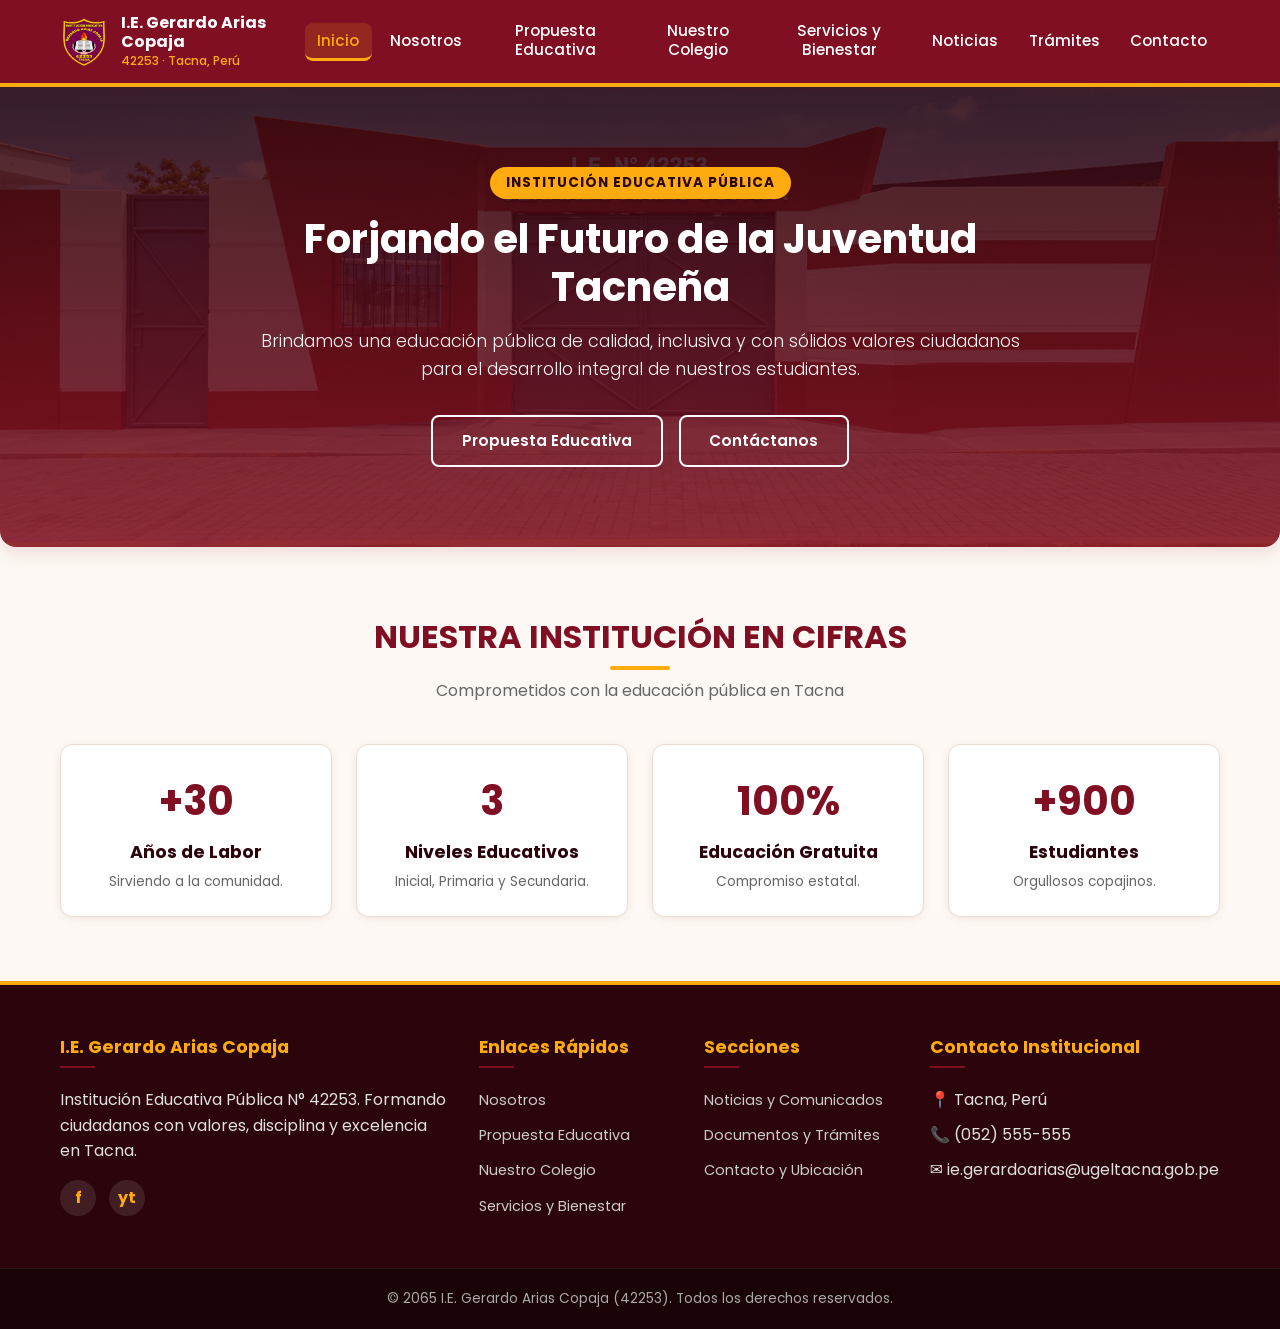
<file: index.html>
<!DOCTYPE html>
<html lang="es">
<head>
  <meta charset="UTF-8">
  <meta name="viewport" content="width=device-width, initial-scale=1.0">
  <meta name="description" content="Sitio web institucional de la I.E. Estatal Gerardo Arias Copaja 42253, Tacna, Perú.">
  <title>I.E. Gerardo Arias Copaja | Tacna</title>
  <link rel="icon" type="image/png" href="assets/insignia-colegio.png">
  <link rel="preconnect" href="https://fonts.googleapis.com">
  <link rel="preconnect" href="https://fonts.gstatic.com" crossorigin>
  <link href="https://fonts.googleapis.com/css2?family=Poppins:wght@300;400;500;600;700&display=swap" rel="stylesheet">
  <link rel="stylesheet" href="estilos.css">
</head>
<body>

  <!-- ==========================================
       CABECERA Y MENÚ DE NAVEGACIÓN
       ========================================== -->
  <header class="header">
    <div class="container nav-container">
      <a href="index.html" class="logo-brand">
        <img src="assets/insignia-colegio.png" alt="Insignia I.E. Gerardo Arias Copaja" class="insignia">
        <div class="brand-text">
          <h1>I.E. Gerardo Arias Copaja</h1>
          <p>42253 · Tacna, Perú</p>
        </div>
      </a>

      <!-- Checkbox Hack para menú móvil sin JS -->
      <input type="checkbox" id="menu-toggle">
      <label for="menu-toggle" class="menu-btn" aria-label="Abrir menú de navegación">
        <span></span>
        <span></span>
        <span></span>
      </label>

      <!-- Menú principal con las 8 secciones exactas -->
      <nav class="nav-menu">
        <a href="index.html" class="active">Inicio</a>
        <a href="nosotros.html">Nosotros</a>
        <a href="propuesta.html">Propuesta Educativa</a>
        <a href="colegio.html">Nuestro Colegio</a>
        <a href="bienestar.html">Servicios y Bienestar</a>
        <a href="noticias.html">Noticias</a>
        <a href="tramites.html">Trámites</a>
        <a href="contacto.html">Contacto</a>
      </nav>
    </div>
  </header>

  <!-- ==========================================
       CONTENIDO DE LA PÁGINA DE INICIO (HOME)
       ========================================== -->
  <main>
    <!-- Sección Hero -->
    <section class="hero">
      <div class="hero-content">
        <span class="hero-badge">Institución Educativa Pública</span>
        <h2>Forjando el Futuro de la Juventud Tacneña</h2>
        <p>Brindamos una educación pública de calidad, inclusiva y con sólidos valores ciudadanos para el desarrollo integral de nuestros estudiantes.</p>
        <div class="hero-actions">
          <a href="propuesta.html" class="btn btn-outline">Propuesta Educativa</a>
          <a href="contacto.html" class="btn btn-outline">Contáctanos</a>
        </div>
      </div>
    </section>

    <!-- Sección de Logros / Cifras -->
    <section class="container" style="padding: 4rem 1.25rem;">
      <div class="section-title">
        <h2>Nuestra Institución en Cifras</h2>
        <p>Comprometidos con la educación pública en Tacna</p>
      </div>

      <div class="grid-4" style="text-align: center;">
        <div class="card">
          <span style="font-size: 2.5rem; font-weight: 700; color: var(--primary); display: block; margin-bottom: 0.3rem;">+30</span>
          <h3 style="font-size: 1.1rem; color: var(--dark); margin-bottom: 0.3rem;">Años de Labor</h3>
          <p style="font-size: 0.85rem; color: var(--text-muted);">Sirviendo a la comunidad.</p>
        </div>
        <div class="card">
          <span style="font-size: 2.5rem; font-weight: 700; color: var(--primary); display: block; margin-bottom: 0.3rem;">3</span>
          <h3 style="font-size: 1.1rem; color: var(--dark); margin-bottom: 0.3rem;">Niveles Educativos</h3>
          <p style="font-size: 0.85rem; color: var(--text-muted);">Inicial, Primaria y Secundaria.</p>
        </div>
        <div class="card">
          <span style="font-size: 2.5rem; font-weight: 700; color: var(--primary); display: block; margin-bottom: 0.3rem;">100%</span>
          <h3 style="font-size: 1.1rem; color: var(--dark); margin-bottom: 0.3rem;">Educación Gratuita</h3>
          <p style="font-size: 0.85rem; color: var(--text-muted);">Compromiso estatal.</p>
        </div>
        <div class="card">
          <span style="font-size: 2.5rem; font-weight: 700; color: var(--primary); display: block; margin-bottom: 0.3rem;">+900</span>
          <h3 style="font-size: 1.1rem; color: var(--dark); margin-bottom: 0.3rem;">Estudiantes</h3>
          <p style="font-size: 0.85rem; color: var(--text-muted);">Orgullosos copajinos.</p>
        </div>
      </div>
    </section>
  </main>

  <!-- ==========================================
       PIE DE PÁGINA GLOBAL (Footer)
       ========================================== -->
  <footer class="footer">
    <div class="container footer-grid">
      <div class="footer-col">
        <h4>I.E. Gerardo Arias Copaja</h4>
        <p>Institución Educativa Pública N° 42253. Formando ciudadanos con valores, disciplina y excelencia en Tacna.</p>
        <div class="social-icons">
          <a href="https://www.facebook.com/share/18gRUnx47m/" class="social-icon" target="_blank" rel="noopener noreferrer" aria-label="Facebook">f</a>
          <a href="https://www.youtube.com/@gerardoariascopaja9201" class="social-icon" target="_blank" rel="noopener noreferrer" aria-label="YouTube">yt</a>
        </div>
      </div>
      <div class="footer-col">
        <h4>Enlaces Rápidos</h4>
        <ul class="footer-links">
          <li><a href="nosotros.html">Nosotros</a></li>
          <li><a href="propuesta.html">Propuesta Educativa</a></li>
          <li><a href="colegio.html">Nuestro Colegio</a></li>
          <li><a href="bienestar.html">Servicios y Bienestar</a></li>
        </ul>
      </div>
      <div class="footer-col">
        <h4>Secciones</h4>
        <ul class="footer-links">
          <li><a href="noticias.html">Noticias y Comunicados</a></li>
          <li><a href="tramites.html">Documentos y Trámites</a></li>
          <li><a href="contacto.html">Contacto y Ubicación</a></li>
        </ul>
      </div>
      <div class="footer-col">
        <h4>Contacto Institucional</h4>
        <ul class="footer-links">
          <li>📍 Tacna, Perú</li>
          <li>📞 (052) 555-555</li>
          <li>✉️ ie.gerardoarias@ugeltacna.gob.pe</li>
        </ul>
      </div>
    </div>
    <div class="footer-bottom">
      <div class="container">
        <p>&copy; 2065 I.E. Gerardo Arias Copaja (42253). Todos los derechos reservados.</p>
      </div>
    </div>
  </footer>

</body>
</html>
</file>
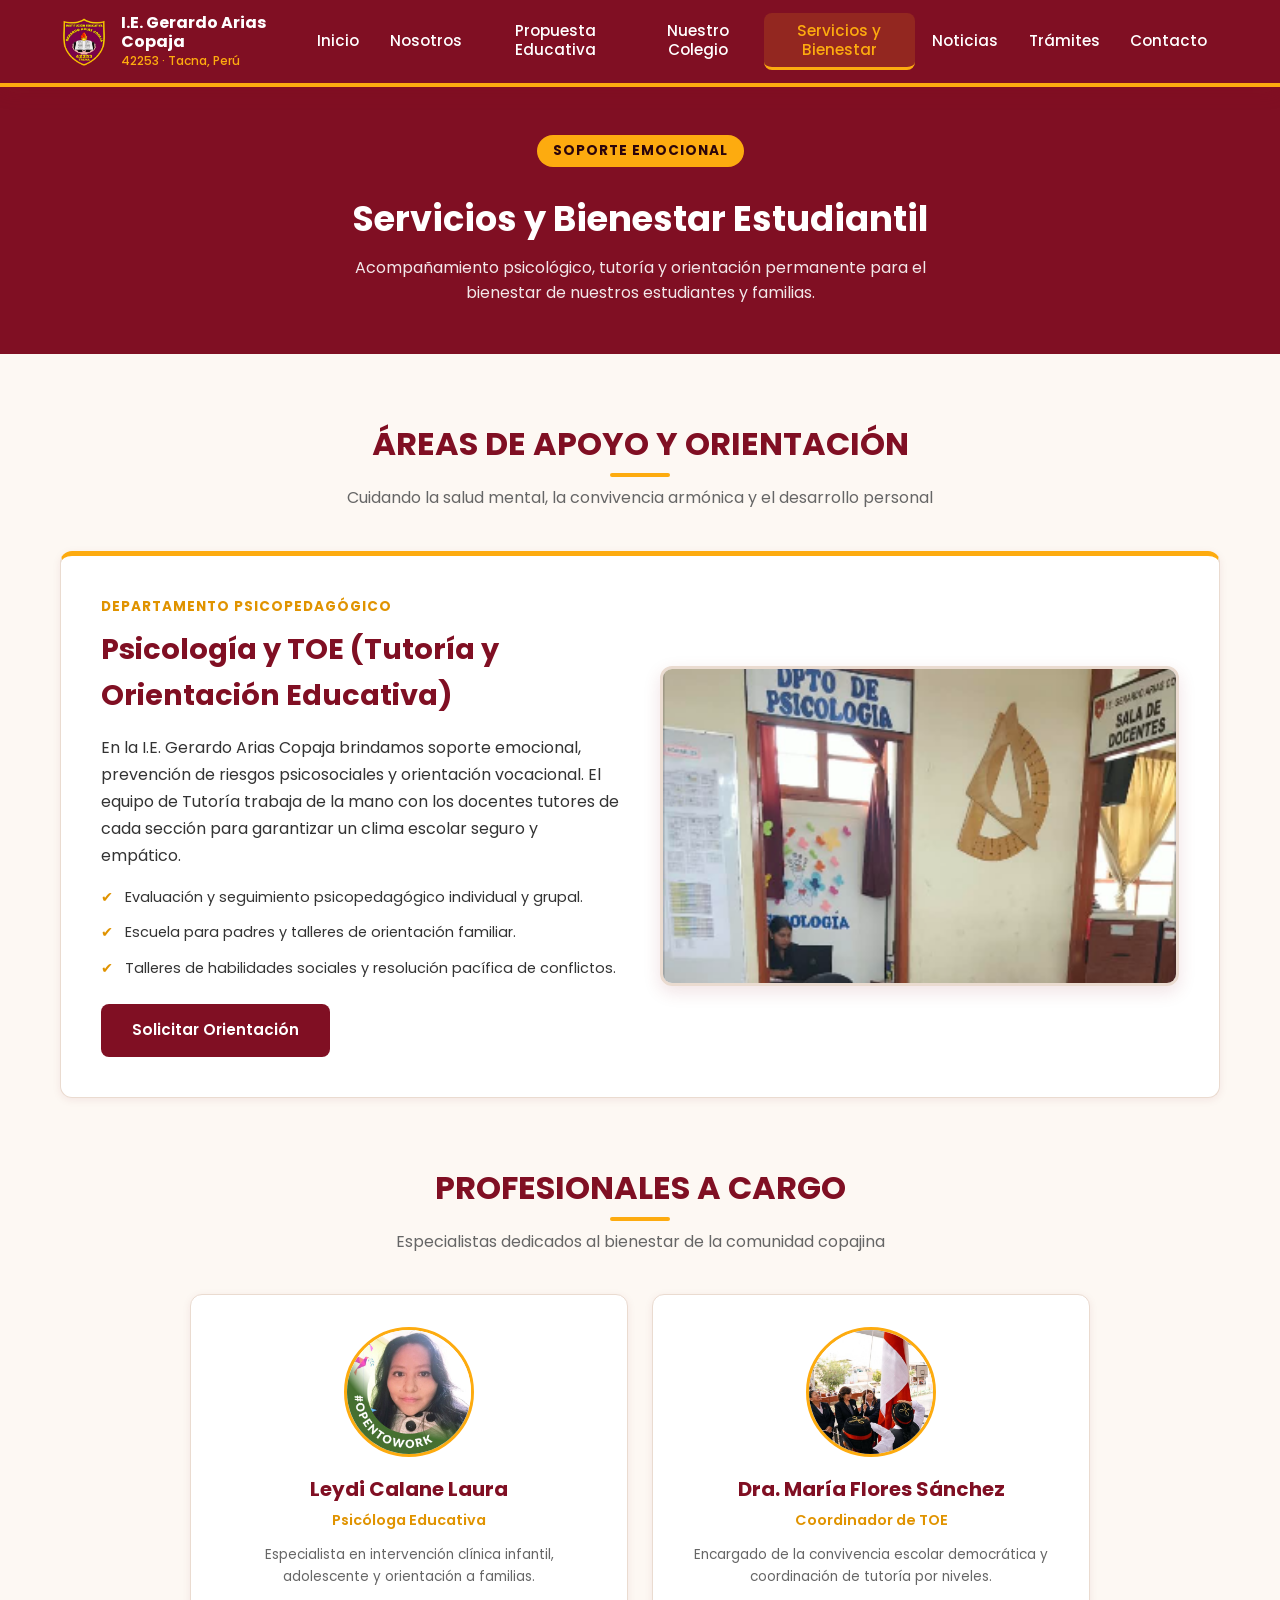
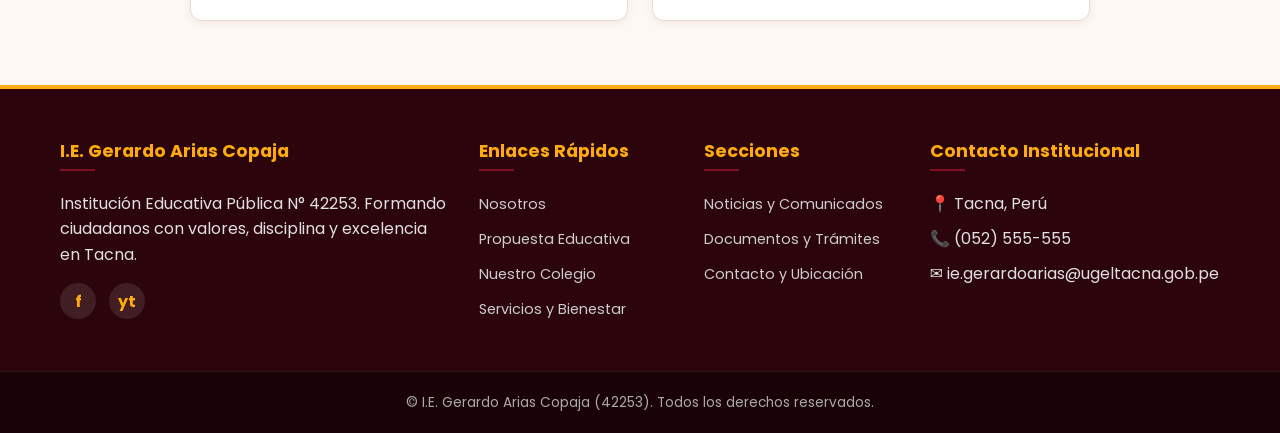
<file: bienestar.html>
<!DOCTYPE html>
<html lang="es">
<head>
  <meta charset="UTF-8">
  <meta name="viewport" content="width=device-width, initial-scale=1.0">
  <meta name="description" content="Servicios de apoyo psicológico, TOE y orientación a las familias en la I.E. Gerardo Arias Copaja, Tacna.">
  <title>Servicios y Bienestar | I.E. Gerardo Arias Copaja</title>
  <link rel="icon" type="image/png" href="assets/insignia-colegio.png">
  <link rel="preconnect" href="https://fonts.googleapis.com">
  <link rel="preconnect" href="https://fonts.gstatic.com" crossorigin>
  <link href="https://fonts.googleapis.com/css2?family=Poppins:wght@300;400;500;600;700&display=swap" rel="stylesheet">
  <link rel="stylesheet" href="estilos.css">
</head>
<body>

  <!-- ==========================================
       CABECERA Y MENÚ DE NAVEGACIÓN
       ========================================== -->
  <header class="header">
    <div class="container nav-container">
      <a href="index.html" class="logo-brand">
        <img src="assets/insignia-colegio.png" alt="Insignia I.E. Gerardo Arias Copaja" class="insignia">
        <div class="brand-text">
          <h1>I.E. Gerardo Arias Copaja</h1>
          <p>42253 · Tacna, Perú</p>
        </div>
      </a>

      <!-- Checkbox Hack para menú móvil -->
      <input type="checkbox" id="menu-toggle">
      <label for="menu-toggle" class="menu-btn" aria-label="Abrir menú de navegación">
        <span></span>
        <span></span>
        <span></span>
      </label>

      <!-- Menú principal con la sección actual resaltada -->
      <nav class="nav-menu">
        <a href="index.html">Inicio</a>
        <a href="nosotros.html">Nosotros</a>
        <a href="propuesta.html">Propuesta Educativa</a>
        <a href="colegio.html">Nuestro Colegio</a>
        <a href="bienestar.html" class="active">Servicios y Bienestar</a>
        <a href="noticias.html">Noticias</a>
        <a href="tramites.html">Trámites</a>
        <a href="contacto.html">Contacto</a>
      </nav>
    </div>
  </header>

  <!-- ==========================================
       CONTENIDO: SERVICIOS Y BIENESTAR
       ========================================== -->
  <main>
    <!-- Cabecera de la página -->
    <section style="background: var(--primary); color: #fff; padding: 3rem 1.25rem; text-align: center;">
      <div class="container">
        <span class="hero-badge" style="background: var(--secondary); color: var(--dark);">Soporte Emocional</span>
        <h2 style="font-size: 2.2rem; margin-top: 0.5rem; color: #fff;">Servicios y Bienestar Estudiantil</h2>
        <p style="max-width: 600px; margin: 0.5rem auto 0 auto; opacity: 0.9;">Acompañamiento psicológico, tutoría y orientación permanente para el bienestar de nuestros estudiantes y familias.</p>
      </div>
    </section>

    <!-- Área de Psicología y TOE -->
    <section class="container" style="padding: 4rem 1.25rem;">
      <div class="section-title">
        <h2>Áreas de Apoyo y Orientación</h2>
        <p>Cuidando la salud mental, la convivencia armónica y el desarrollo personal</p>
      </div>

      <!-- Tarjeta Principal: Psicología y TOE -->
      <div class="card" style="padding: 2.5rem; margin-bottom: 3rem; border-top: 5px solid var(--secondary);">
        <div class="grid-2" style="align-items: center; gap: 2.5rem;">
          <div>
            <span style="color: var(--secondary-hover); font-weight: 700; text-transform: uppercase; font-size: 0.85rem; letter-spacing: 1px; display: block; margin-bottom: 0.5rem;">Departamento Psicopedagógico</span>
            <h3 style="color: var(--primary); font-size: 1.8rem; margin-bottom: 1rem;">Psicología y TOE (Tutoría y Orientación Educativa)</h3>
            <p style="color: var(--text); line-height: 1.7; margin-bottom: 1rem;">
              En la I.E. Gerardo Arias Copaja brindamos soporte emocional, prevención de riesgos psicosociales y orientación vocacional. El equipo de Tutoría trabaja de la mano con los docentes tutores de cada sección para garantizar un clima escolar seguro y empático.
            </p>
            <ul style="margin-bottom: 1.5rem; color: var(--text-muted); font-size: 0.95rem;" class="uniform-list">
              <li>Evaluación y seguimiento psicopedagógico individual y grupal.</li>
              <li>Escuela para padres y talleres de orientación familiar.</li>
              <li>Talleres de habilidades sociales y resolución pacífica de conflictos.</li>
            </ul>
            <a href="contacto.html" class="btn btn-primary">Solicitar Orientación</a>
          </div>
          <div>
            <img src="assets/bienestar-psicologia.png" alt="Sesión de Psicología y TOE" style="border-radius: var(--radius-md); box-shadow: var(--shadow-md); width: 100%; height: 320px; object-fit: cover; border: 3px solid var(--border-color);">
          </div>
        </div>
      </div>

      <!-- Encargados de la Atención -->
      <div class="section-title" style="margin-top: 4rem;">
        <h2>Profesionales a Cargo</h2>
        <p>Especialistas dedicados al bienestar de la comunidad copajina</p>
      </div>

      <div class="grid-2" style="max-width: 900px; margin: 0 auto;">
        <!-- Responsable 1 -->
        <div class="card" style="text-align: center; padding: 2rem;">
          <img src="assets/psicologa-1.jpg" alt="Psicóloga Escolar" style="width: 130px; height: 130px; border-radius: 50%; object-fit: cover; margin: 0 auto 1rem auto; border: 3px solid var(--secondary);">
          <h3 style="color: var(--primary); font-size: 1.25rem; margin-bottom: 0.2rem;">Leydi Calane Laura</h3>
          <span style="color: var(--secondary-hover); font-weight: 600; font-size: 0.9rem; display: block; margin-bottom: 0.8rem;">Psicóloga Educativa</span>
          <p style="font-size: 0.85rem; color: var(--text-muted);">Especialista en intervención clínica infantil, adolescente y orientación a familias.</p>
        </div>

        <!-- Responsable 2 -->
        <div class="card" style="text-align: center; padding: 2rem;">
          <img src="assets/tutor-1.jpg" alt="Coordinador TOE" style="width: 130px; height: 130px; border-radius: 50%; object-fit: cover; margin: 0 auto 1rem auto; border: 3px solid var(--secondary);">
          <h3 style="color: var(--primary); font-size: 1.25rem; margin-bottom: 0.2rem;">Dra. María Flores Sánchez</h3>
          <span style="color: var(--secondary-hover); font-weight: 600; font-size: 0.9rem; display: block; margin-bottom: 0.8rem;">Coordinador de TOE</span>
          <p style="font-size: 0.85rem; color: var(--text-muted);">Encargado de la convivencia escolar democrática y coordinación de tutoría por niveles.</p>
        </div>
      </div>
    </section>
  </main>

  <!-- ==========================================
       PIE DE PÁGINA GLOBAL (Footer)
       ========================================== -->
  <footer class="footer">
    <div class="container footer-grid">
      <div class="footer-col">
        <h4>I.E. Gerardo Arias Copaja</h4>
        <p>Institución Educativa Pública N° 42253. Formando ciudadanos con valores, disciplina y excelencia en Tacna.</p>
        <div class="social-icons">
          <a href="https://www.facebook.com/share/18gRUnx47m/" class="social-icon" target="_blank" rel="noopener noreferrer" aria-label="Facebook">f</a>
          <a href="https://www.youtube.com/@gerardoariascopaja9201" class="social-icon" target="_blank" rel="noopener noreferrer" aria-label="YouTube">yt</a>
        </div>
      </div>
      <div class="footer-col">
        <h4>Enlaces Rápidos</h4>
        <ul class="footer-links">
          <li><a href="nosotros.html">Nosotros</a></li>
          <li><a href="propuesta.html">Propuesta Educativa</a></li>
          <li><a href="colegio.html">Nuestro Colegio</a></li>
          <li><a href="bienestar.html">Servicios y Bienestar</a></li>
        </ul>
      </div>
      <div class="footer-col">
        <h4>Secciones</h4>
        <ul class="footer-links">
          <li><a href="noticias.html">Noticias y Comunicados</a></li>
          <li><a href="tramites.html">Documentos y Trámites</a></li>
          <li><a href="contacto.html">Contacto y Ubicación</a></li>
        </ul>
      </div>
      <div class="footer-col">
        <h4>Contacto Institucional</h4>
        <ul class="footer-links">
          <li>📍 Tacna, Perú</li>
          <li>📞 (052) 555-555</li>
          <li>✉️ ie.gerardoarias@ugeltacna.gob.pe</li>
        </ul>
      </div>
    </div>
    <div class="footer-bottom">
      <div class="container">
        <p>&copy;  I.E. Gerardo Arias Copaja (42253). Todos los derechos reservados.</p>
      </div>
    </div>
  </footer>

</body>
</html>
</file>
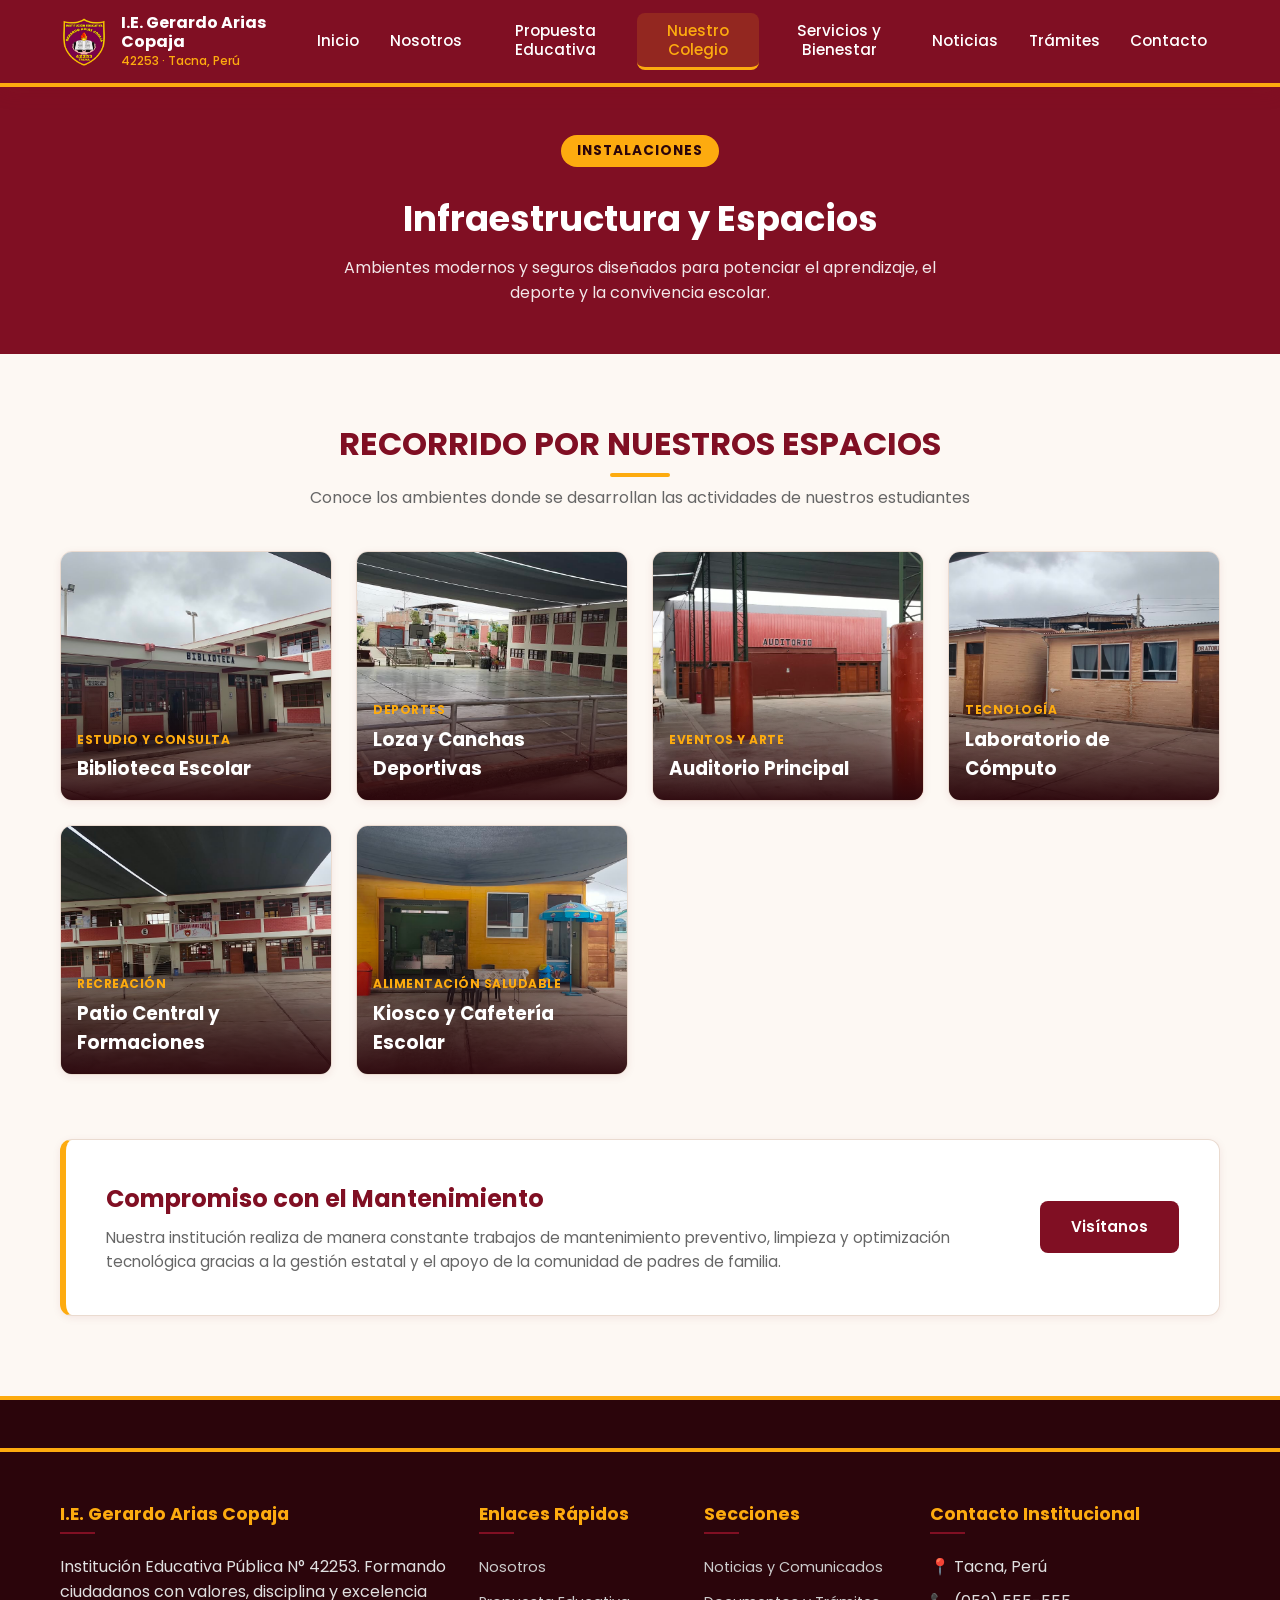
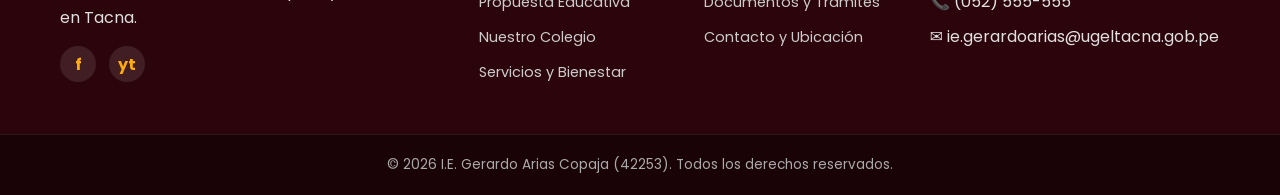
<file: colegio.html>
<!DOCTYPE html>
<html lang="es">
<head>
  <meta charset="UTF-8">
  <meta name="viewport" content="width=device-width, initial-scale=1.0">
  <meta name="description" content="Galería de infraestructura, biblioteca, canchas y espacios educativos de la I.E. Gerardo Arias Copaja, Tacna.">
  <title>Nuestro Colegio | I.E. Gerardo Arias Copaja</title>
  <link rel="icon" type="image/png" href="assets/insignia-colegio.png">
  <link rel="preconnect" href="https://fonts.googleapis.com">
  <link rel="preconnect" href="https://fonts.gstatic.com" crossorigin>
  <link href="https://fonts.googleapis.com/css2?family=Poppins:wght@300;400;500;600;700&display=swap" rel="stylesheet">
  <link rel="stylesheet" href="estilos.css">
</head>
<body>

  <!-- ==========================================
       CABECERA Y MENÚ DE NAVEGACIÓN
       ========================================== -->
  <header class="header">
    <div class="container nav-container">
      <a href="index.html" class="logo-brand">
        <img src="assets/insignia-colegio.png" alt="Insignia I.E. Gerardo Arias Copaja" class="insignia">
        <div class="brand-text">
          <h1>I.E. Gerardo Arias Copaja</h1>
          <p>42253 · Tacna, Perú</p>
        </div>
      </a>

      <!-- Checkbox Hack para menú móvil -->
      <input type="checkbox" id="menu-toggle">
      <label for="menu-toggle" class="menu-btn" aria-label="Abrir menú de navegación">
        <span></span>
        <span></span>
        <span></span>
      </label>

      <!-- Menú principal con la sección actual resaltada -->
      <nav class="nav-menu">
        <a href="index.html">Inicio</a>
        <a href="nosotros.html">Nosotros</a>
        <a href="propuesta.html">Propuesta Educativa</a>
        <a href="colegio.html" class="active">Nuestro Colegio</a>
        <a href="bienestar.html">Servicios y Bienestar</a>
        <a href="noticias.html">Noticias</a>
        <a href="tramites.html">Trámites</a>
        <a href="contacto.html">Contacto</a>
      </nav>
    </div>
  </header>

  <!-- ==========================================
       CONTENIDO: NUESTRO COLEGIO (INFRAESTRUCTURA)
       ========================================== -->
  <main>
    <!-- Cabecera de la página -->
    <section style="background: var(--primary); color: #fff; padding: 3rem 1.25rem; text-align: center;">
      <div class="container">
        <span class="hero-badge" style="background: var(--secondary); color: var(--dark);">Instalaciones</span>
        <h2 style="font-size: 2.2rem; margin-top: 0.5rem; color: #fff;">Infraestructura y Espacios</h2>
        <p style="max-width: 600px; margin: 0.5rem auto 0 auto; opacity: 0.9;">Ambientes modernos y seguros diseñados para potenciar el aprendizaje, el deporte y la convivencia escolar.</p>
      </div>
    </section>

    <!-- Galería Interactiva de Infraestructura -->
    <section class="container" style="padding: 4rem 1.25rem;">
      <div class="section-title">
        <h2>Recorrido por Nuestros Espacios</h2>
        <p>Conoce los ambientes donde se desarrollan las actividades de nuestros estudiantes</p>
      </div>

      <div class="infra-grid" style="display: grid; grid-template-columns: repeat(auto-fit, minmax(260px, 1fr)); gap: 1.5rem;">
        
        <!-- Espacio 1: Biblioteca -->
        <div class="infra-item">
          <img src="assets/infra-biblioteca.jpeg" alt="Biblioteca Escolar">
          <div class="infra-overlay">
            <span style="font-size: 0.75rem; color: var(--secondary); font-weight: 700; text-transform: uppercase; letter-spacing: 0.5px;">Estudio y Consulta</span>
            <h4>Biblioteca Escolar</h4>
          </div>
        </div>

        <!-- Espacio 2: Canchas Deportivas -->
        <div class="infra-item">
          <img src="assets/infra-canchas.jpeg" alt="Canchas Deportivas">
          <div class="infra-overlay">
            <span style="font-size: 0.75rem; color: var(--secondary); font-weight: 700; text-transform: uppercase; letter-spacing: 0.5px;">Deportes</span>
            <h4>Loza y Canchas Deportivas</h4>
          </div>
        </div>

        <!-- Espacio 3: Auditorio -->
        <div class="infra-item">
          <img src="assets/infra-auditorio.jpeg" alt="Auditorio Institucional">
          <div class="infra-overlay">
            <span style="font-size: 0.75rem; color: var(--secondary); font-weight: 700; text-transform: uppercase; letter-spacing: 0.5px;">Eventos y Arte</span>
            <h4>Auditorio Principal</h4>
          </div>
        </div>

        <!-- Espacio 4: Laboratorio de Computación -->
        <div class="infra-item">
          <img src="assets/infra-laboratorio.jpeg" alt="Laboratorio de Cómputo">
          <div class="infra-overlay">
            <span style="font-size: 0.75rem; color: var(--secondary); font-weight: 700; text-transform: uppercase; letter-spacing: 0.5px;">Tecnología</span>
            <h4>Laboratorio de Cómputo</h4>
          </div>
        </div>

        <!-- Espacio 5: Patio Central -->
        <div class="infra-item">
          <img src="assets/infra-patio.jpeg" alt="Patio Central">
          <div class="infra-overlay">
            <span style="font-size: 0.75rem; color: var(--secondary); font-weight: 700; text-transform: uppercase; letter-spacing: 0.5px;">Recreación</span>
            <h4>Patio Central y Formaciones</h4>
          </div>
        </div>

        <!-- Espacio 6: Com和服务/Cafetería -->
        <div class="infra-item">
          <img src="assets/infra-cafeteria.jpeg" alt="Cafetería Escolar">
          <div class="infra-overlay">
            <span style="font-size: 0.75rem; color: var(--secondary); font-weight: 700; text-transform: uppercase; letter-spacing: 0.5px;">Alimentación Saludable</span>
            <h4>Kiosco y Cafetería Escolar</h4>
          </div>
        </div>

      </div>
    </section>

    <!-- Sección Informativa Adicional -->
    <section class="container" style="padding-bottom: 5rem;">
      <div class="card" style="background: var(--card-bg); border-left: 6px solid var(--secondary); padding: 2.5rem; display: grid; grid-template-columns: 1fr auto; gap: 2rem; align-items: center;">
        <div>
          <h3 style="color: var(--primary); font-size: 1.5rem; margin-bottom: 0.5rem;">Compromiso con el Mantenimiento</h3>
          <p style="color: var(--text-muted); font-size: 0.95rem;">
            Nuestra institución realiza de manera constante trabajos de mantenimiento preventivo, limpieza y optimización tecnológica gracias a la gestión estatal y el apoyo de la comunidad de padres de familia.
          </p>
        </div>
        <div>
          <a href="contacto.html" class="btn btn-primary">Visítanos</a>
        </div>
      </div>
    </section>
  </main>

  <!-- ==========================================
       PIE DE PÁGINA GLOBAL (Footer)
       ========================================== -->
  <footer class="footer">
  <footer class="footer">
    <div class="container footer-grid">
      <div class="footer-col">
        <h4>I.E. Gerardo Arias Copaja</h4>
        <p>Institución Educativa Pública N° 42253. Formando ciudadanos con valores, disciplina y excelencia en Tacna.</p>
        <div class="social-icons">
          <a href="https://www.facebook.com/share/18gRUnx47m/" class="social-icon" target="_blank" rel="noopener noreferrer" aria-label="Facebook">f</a>
          <a href="https://www.youtube.com/@gerardoariascopaja9201" class="social-icon" target="_blank" rel="noopener noreferrer" aria-label="YouTube">yt</a>
        </div>
      </div>
      <div class="footer-col">
        <h4>Enlaces Rápidos</h4>
        <ul class="footer-links">
          <li><a href="nosotros.html">Nosotros</a></li>
          <li><a href="propuesta.html">Propuesta Educativa</a></li>
          <li><a href="colegio.html">Nuestro Colegio</a></li>
          <li><a href="bienestar.html">Servicios y Bienestar</a></li>
        </ul>
      </div>
      <div class="footer-col">
        <h4>Secciones</h4>
        <ul class="footer-links">
          <li><a href="noticias.html">Noticias y Comunicados</a></li>
          <li><a href="tramites.html">Documentos y Trámites</a></li>
          <li><a href="contacto.html">Contacto y Ubicación</a></li>
        </ul>
      </div>
      <div class="footer-col">
        <h4>Contacto Institucional</h4>
        <ul class="footer-links">
          <li>📍 Tacna, Perú</li>
          <li>📞 (052) 555-555</li>
          <li>✉️ ie.gerardoarias@ugeltacna.gob.pe</li>
        </ul>
      </div>
    </div>
    <div class="footer-bottom">
      <div class="container">
        <p>&copy; 2026 I.E. Gerardo Arias Copaja (42253). Todos los derechos reservados.</p>
      </div>
    </div>
  </footer>

</body>
</html>
</file>
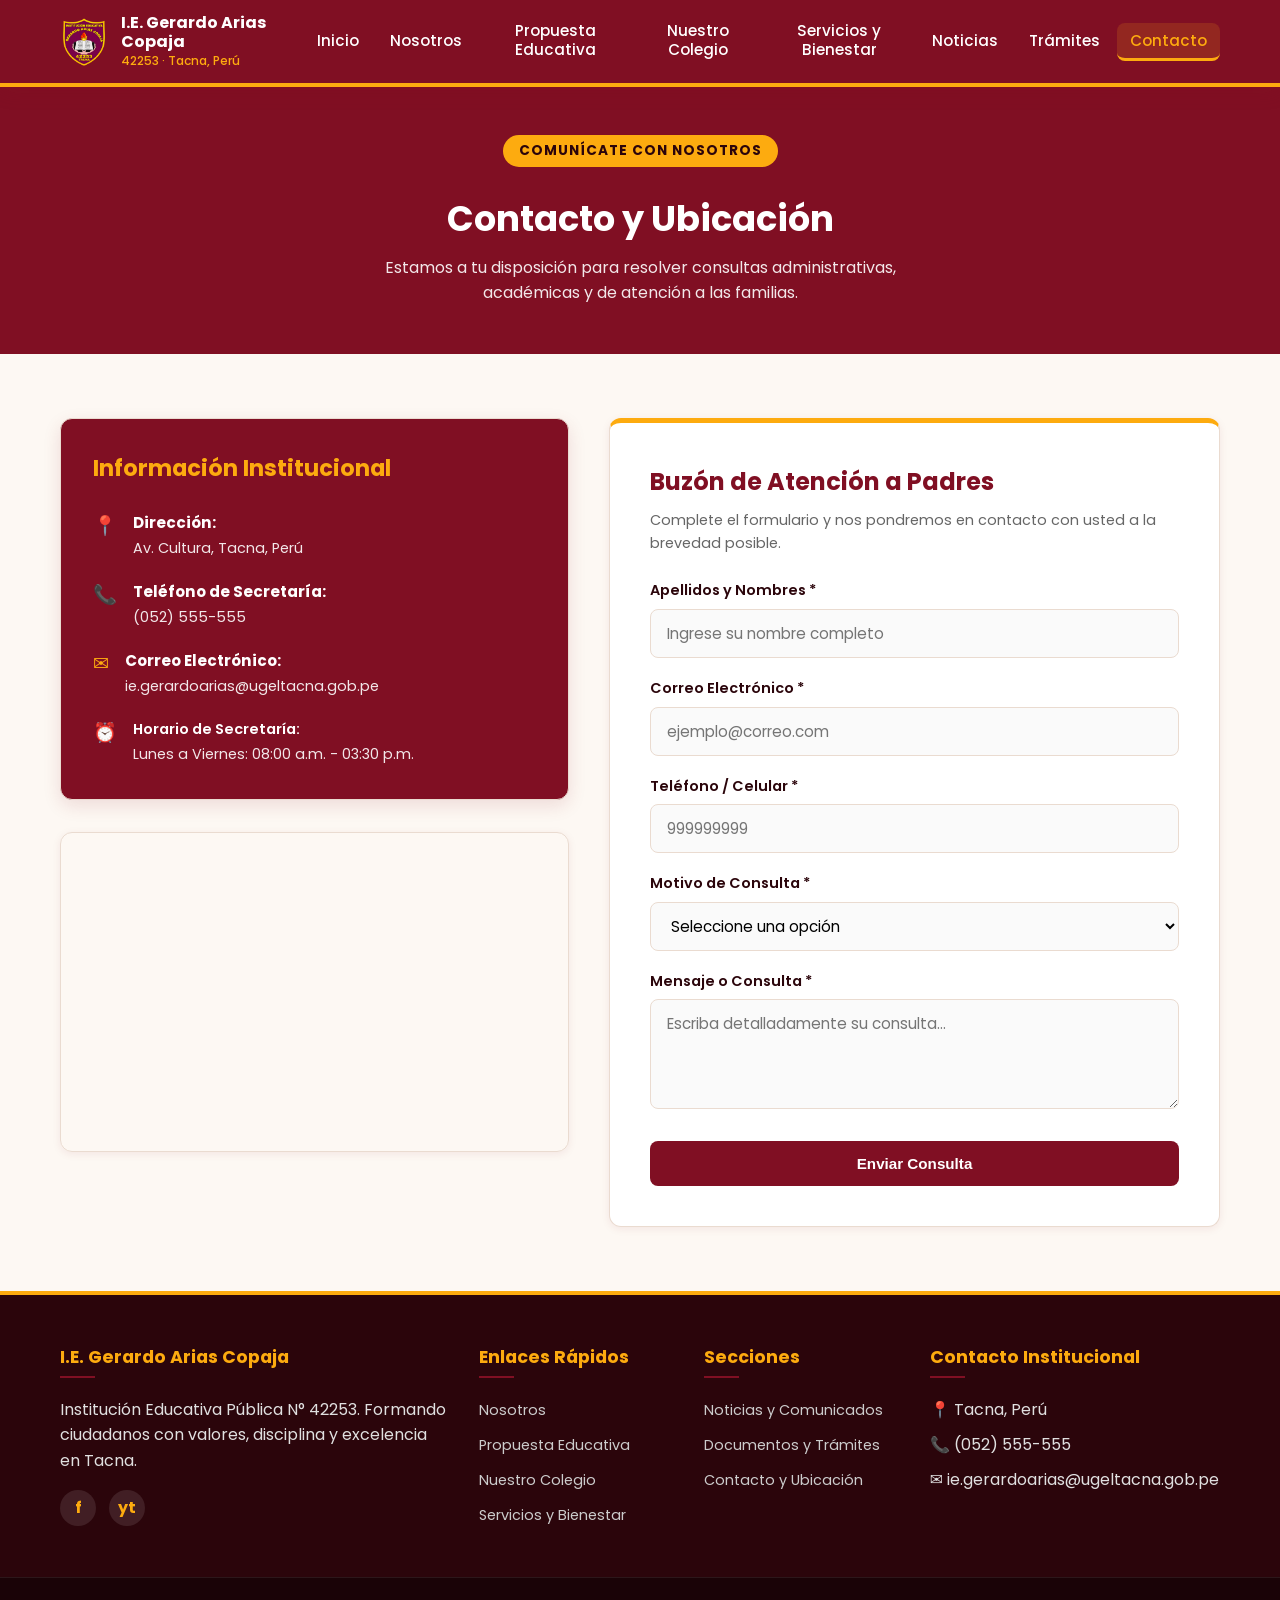
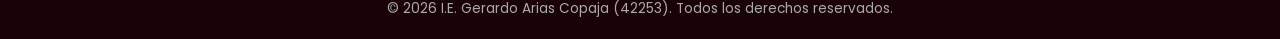
<file: contacto.html>
<!DOCTYPE html>
<html lang="es">
<head>
  <meta charset="UTF-8">
  <meta name="viewport" content="width=device-width, initial-scale=1.0">
  <meta name="description" content="Contacto, ubicación, horario de secretaría y formulario de atención a padres de la I.E. Gerardo Arias Copaja, Tacna.">
  <title>Contacto y Ubicación | I.E. Gerardo Arias Copaja</title>
  <link rel="icon" type="image/png" href="assets/insignia-colegio.png">
  <link rel="preconnect" href="https://fonts.googleapis.com">
  <link rel="preconnect" href="https://fonts.gstatic.com" crossorigin>
  <link href="https://fonts.googleapis.com/css2?family=Poppins:wght@300;400;500;600;700&display=swap" rel="stylesheet">
  <link rel="stylesheet" href="estilos.css">
</head>
<body>

  <!-- ==========================================
       CABECERA Y MENÚ DE NAVEGACIÓN
       ========================================== -->
  <header class="header">
    <div class="container nav-container">
      <a href="index.html" class="logo-brand">
        <img src="assets/insignia-colegio.png" alt="Insignia I.E. Gerardo Arias Copaja" class="insignia">
        <div class="brand-text">
          <h1>I.E. Gerardo Arias Copaja</h1>
          <p>42253 · Tacna, Perú</p>
        </div>
      </a>

      <!-- Checkbox Hack para menú móvil -->
      <input type="checkbox" id="menu-toggle">
      <label for="menu-toggle" class="menu-btn" aria-label="Abrir menú de navegación">
        <span></span>
        <span></span>
        <span></span>
      </label>

      <!-- Menú principal con la sección actual resaltada -->
      <nav class="nav-menu">
        <a href="index.html">Inicio</a>
        <a href="nosotros.html">Nosotros</a>
        <a href="propuesta.html">Propuesta Educativa</a>
        <a href="colegio.html">Nuestro Colegio</a>
        <a href="bienestar.html">Servicios y Bienestar</a>
        <a href="noticias.html">Noticias</a>
        <a href="tramites.html">Trámites</a>
        <a href="contacto.html" class="active">Contacto</a>
      </nav>
    </div>
  </header>

  <!-- ==========================================
       CONTENIDO: CONTACTO Y UBICACIÓN
       ========================================== -->
  <main>
    <!-- Cabecera de la página -->
    <section style="background: var(--primary); color: #fff; padding: 3rem 1.25rem; text-align: center;">
      <div class="container">
        <span class="hero-badge" style="background: var(--secondary); color: var(--dark);">Comunícate con Nosotros</span>
        <h2 style="font-size: 2.2rem; margin-top: 0.5rem; color: #fff;">Contacto y Ubicación</h2>
        <p style="max-width: 600px; margin: 0.5rem auto 0 auto; opacity: 0.9;">Estamos a tu disposición para resolver consultas administrativas, académicas y de atención a las familias.</p>
      </div>
    </section>

    <!-- Contenedor Principal de Contacto (Grid 2 columnas) -->
    <section class="container" style="padding: 4rem 1.25rem;">
      <div class="contact-wrapper" style="display: grid; grid-template-columns: 1fr 1.2fr; gap: 2.5rem; align-items: start;">

        <!-- Columna Izquierda: Información y Mapa -->
        <div>
          <!-- Tarjeta de Información -->
          <div class="card contact-info-card" style="background: var(--primary); color: #ffffff; padding: 2rem; border-radius: var(--radius-md); box-shadow: var(--shadow-md); margin-bottom: 2rem;">
            <h3 style="color: var(--secondary); font-size: 1.4rem; margin-bottom: 1.5rem;">Información Institucional</h3>

            <div class="info-item" style="display: flex; gap: 1rem; margin-bottom: 1.2rem;">
              <span class="info-icon" style="color: var(--secondary); font-size: 1.2rem;">📍</span>
              <div>
                <strong style="display: block; font-size: 0.95rem;">Dirección:</strong>
                <span style="font-size: 0.9rem; opacity: 0.9;">Av. Cultura, Tacna, Perú</span>
              </div>
            </div>

            <div class="info-item" style="display: flex; gap: 1rem; margin-bottom: 1.2rem;">
              <span class="info-icon" style="color: var(--secondary); font-size: 1.2rem;">📞</span>
              <div>
                <strong style="display: block; font-size: 0.95rem;">Teléfono de Secretaría:</strong>
                <span style="font-size: 0.9rem; opacity: 0.9;">(052) 555-555</span>
              </div>
            </div>

            <div class="info-item" style="display: flex; gap: 1rem; margin-bottom: 1.2rem;">
              <span class="info-icon" style="color: var(--secondary); font-size: 1.2rem;">✉️</span>
              <div>
                <strong style="display: block; font-size: 0.95rem;">Correo Electrónico:</strong>
                <span style="font-size: 0.9rem; opacity: 0.9;">ie.gerardoarias@ugeltacna.gob.pe</span>
              </div>
            </div>

            <div class="info-item" style="display: flex; gap: 1rem;">
              <span class="info-icon" style="color: var(--secondary); font-size: 1.2rem;">⏰</span>
              <div>
                <strong style="display: block; font-size: 0.9rem; font-weight: 600;">Horario de Secretaría:</strong>
                <span style="font-size: 0.9rem; opacity: 0.9;">Lunes a Viernes: 08:00 a.m. - 03:30 p.m.</span>
              </div>
            </div>
          </div>

          <!-- Contenedor del Mapa de Google Maps -->
          <div class="map-container" style="border-radius: var(--radius-md); overflow: hidden; box-shadow: var(--shadow-sm); border: 1px solid var(--border-color); height: 320px;">
            <iframe src="https://maps.google.com/maps?q=I.E.%20Gerardo%20Arias%20Copaja%2C%20Tacna%2C%20Per%C3%BA&output=embed" width="100%" height="100%" style="border:0;" allowfullscreen="" loading="lazy" aria-label="Ubicación en Google Maps"></iframe>
          </div>
        </div>

        <!-- Columna Derecha: Formulario de Consultas con Validación HTML5 Nativa -->
        <div class="card" style="padding: 2.5rem; background: var(--card-bg); border-top: 5px solid var(--secondary);">
          <h3 style="color: var(--primary); font-size: 1.5rem; margin-bottom: 0.5rem;">Buzón de Atención a Padres</h3>
          <p style="color: var(--text-muted); font-size: 0.9rem; margin-bottom: 1.5rem;">Complete el formulario y nos pondremos en contacto con usted a la brevedad posible.</p>

          <form action="#" method="POST">
            <div class="form-group" style="margin-bottom: 1.2rem;">
              <label for="nombre" style="display: block; font-weight: 600; margin-bottom: 0.4rem; color: var(--dark); font-size: 0.9rem;">Apellidos y Nombres *</label>
              <input type="text" id="nombre" name="nombre" class="form-control" required placeholder="Ingrese su nombre completo">
            </div>

            <div class="form-group" style="margin-bottom: 1.2rem;">
              <label for="correo" style="display: block; font-weight: 600; margin-bottom: 0.4rem; color: var(--dark); font-size: 0.9rem;">Correo Electrónico *</label>
              <input type="email" id="correo" name="correo" class="form-control" required placeholder="ejemplo@correo.com">
            </div>

            <div class="form-group" style="margin-bottom: 1.2rem;">
              <label for="telefono" style="display: block; font-weight: 600; margin-bottom: 0.4rem; color: var(--dark); font-size: 0.9rem;">Teléfono / Celular *</label>
              <input type="tel" id="telefono" name="telefono" class="form-control" required placeholder="999999999" maxlength="9" pattern="[0-9]{9}" title="Ingrese un número de celular válido de 9 dígitos numéricos">
            </div>

            <div class="form-group" style="margin-bottom: 1.2rem;">
              <label for="asunto" style="display: block; font-weight: 600; margin-bottom: 0.4rem; color: var(--dark); font-size: 0.9rem;">Motivo de Consulta *</label>
              <select id="asunto" name="asunto" class="form-control" required>
                <option value="">Seleccione una opción</option>
                <option value="academica">Información Académica</option>
                <option value="tramites">Trámites y Documentos</option>
                <option value="psicologia">Área de Psicología / TOE</option>
                <option value="otro">Otro Motivo</option>
              </select>
            </div>

            <div class="form-group" style="margin-bottom: 1.5rem;">
              <label for="mensaje" style="display: block; font-weight: 600; margin-bottom: 0.4rem; color: var(--dark); font-size: 0.9rem;">Mensaje o Consulta *</label>
              <textarea id="mensaje" name="mensaje" class="form-control" required placeholder="Escriba detalladamente su consulta..." style="resize: vertical; min-height: 110px;"></textarea>
            </div>

            <button type="submit" class="btn btn-primary" style="width: 100%;">Enviar Consulta</button>
          </form>
        </div>

      </div>
    </section>
  </main>

  <!-- ==========================================
       PIE DE PÁGINA GLOBAL (Footer)
       ========================================== -->
  <footer class="footer">
    <div class="container footer-grid">
      <div class="footer-col">
        <h4>I.E. Gerardo Arias Copaja</h4>
        <p>Institución Educativa Pública N° 42253. Formando ciudadanos con valores, disciplina y excelencia en Tacna.</p>
        <div class="social-icons">
          <a href="https://www.facebook.com/share/18gRUnx47m/" class="social-icon" target="_blank" rel="noopener noreferrer" aria-label="Facebook">f</a>
          <a href="https://www.youtube.com/@gerardoariascopaja9201" class="social-icon" target="_blank" rel="noopener noreferrer" aria-label="YouTube">yt</a>
        </div>
      </div>
      <div class="footer-col">
        <h4>Enlaces Rápidos</h4>
        <ul class="footer-links">
          <li><a href="nosotros.html">Nosotros</a></li>
          <li><a href="propuesta.html">Propuesta Educativa</a></li>
          <li><a href="colegio.html">Nuestro Colegio</a></li>
          <li><a href="bienestar.html">Servicios y Bienestar</a></li>
        </ul>
      </div>
      <div class="footer-col">
        <h4>Secciones</h4>
        <ul class="footer-links">
          <li><a href="noticias.html">Noticias y Comunicados</a></li>
          <li><a href="tramites.html">Documentos y Trámites</a></li>
          <li><a href="contacto.html">Contacto y Ubicación</a></li>
        </ul>
      </div>
      <div class="footer-col">
        <h4>Contacto Institucional</h4>
        <ul class="footer-links">
          <li>📍 Tacna, Perú</li>
          <li>📞 (052) 555-555</li>
          <li>✉️ ie.gerardoarias@ugeltacna.gob.pe</li>
        </ul>
      </div>
    </div>
    <div class="footer-bottom">
      <div class="container">
        <p>&copy; 2026 I.E. Gerardo Arias Copaja (42253). Todos los derechos reservados.</p>
      </div>
    </div>
  </footer>

</body>
</html>
</file>
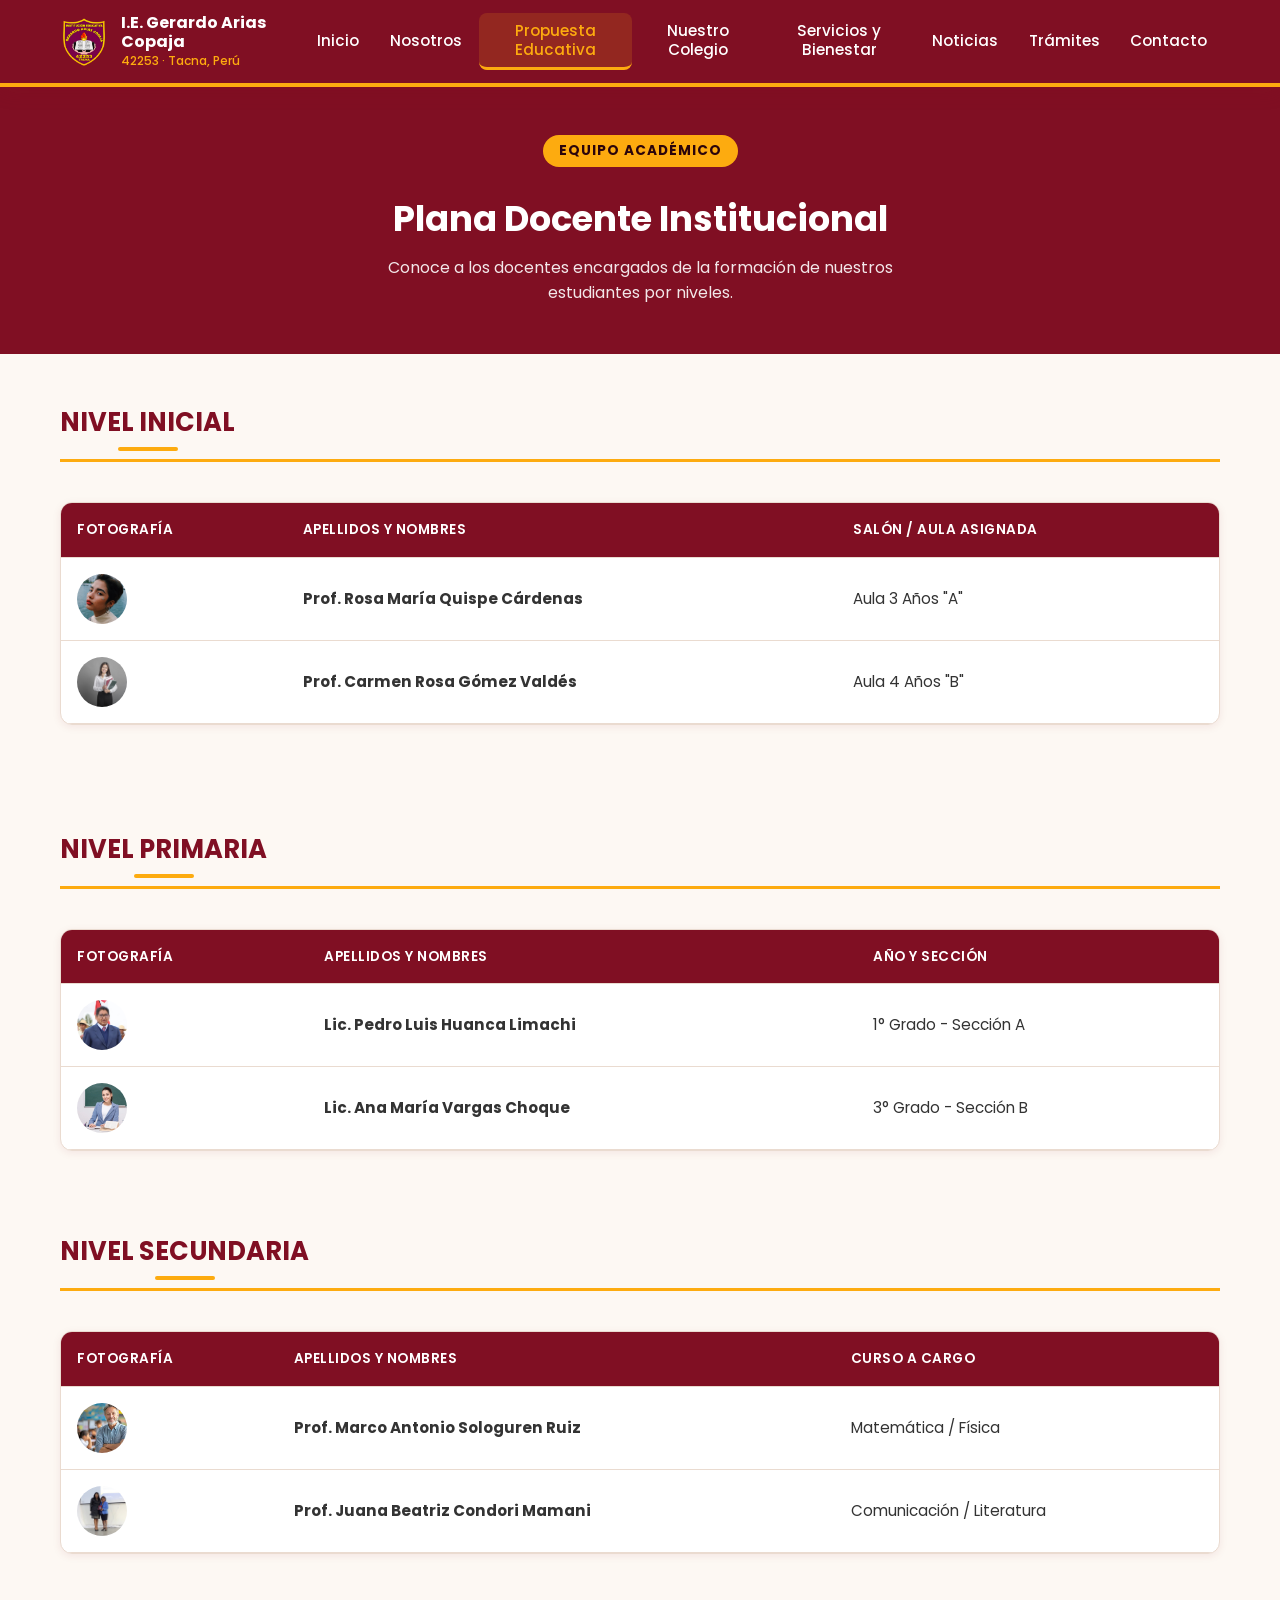
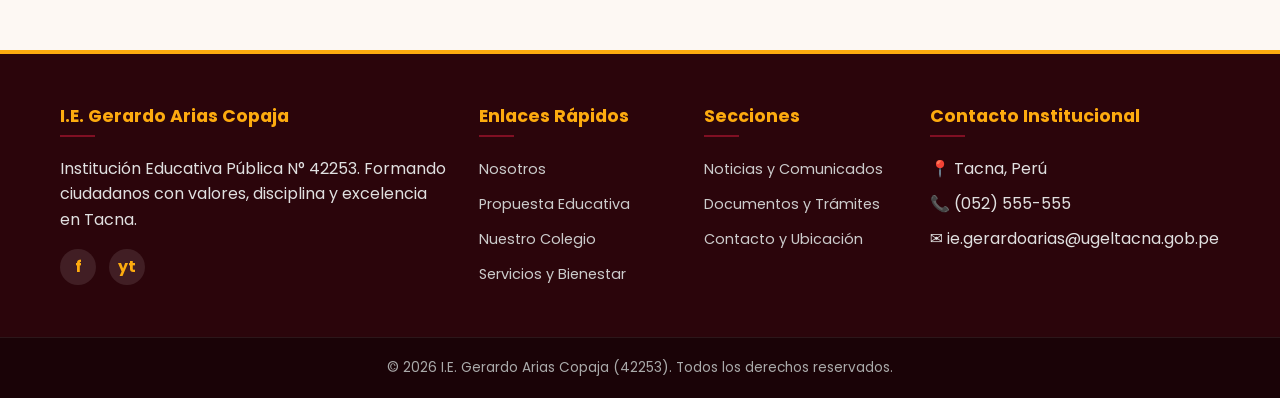
<file: docentes.html>
<!DOCTYPE html>
<html lang="es">
<head>
  <meta charset="UTF-8">
  <meta name="viewport" content="width=device-width, initial-scale=1.0">
  <meta name="description" content="Plana docente oficial por niveles de la I.E. Gerardo Arias Copaja, Tacna.">
  <title>Plana Docente | I.E. Gerardo Arias Copaja</title>
  <link rel="icon" type="image/png" href="assets/insignia-colegio.png">
  <link rel="preconnect" href="https://fonts.googleapis.com">
  <link rel="preconnect" href="https://fonts.gstatic.com" crossorigin>
  <link href="https://fonts.googleapis.com/css2?family=Poppins:wght@300;400;500;600;700&display=swap" rel="stylesheet">
  <link rel="stylesheet" href="estilos.css">
</head>
<body>

  <!-- CABECERA -->
  <header class="header">
    <div class="container nav-container">
      <a href="index.html" class="logo-brand">
        <img src="assets/insignia-colegio.png" alt="Insignia I.E. Gerardo Arias Copaja" class="insignia">
        <div class="brand-text">
          <h1>I.E. Gerardo Arias Copaja</h1>
          <p>42253 · Tacna, Perú</p>
        </div>
      </a>
      <input type="checkbox" id="menu-toggle">
      <label for="menu-toggle" class="menu-btn" aria-label="Abrir menú">
        <span></span><span></span><span></span>
      </label>
      <nav class="nav-menu">
        <a href="index.html">Inicio</a>
        <a href="nosotros.html">Nosotros</a>
        <a href="propuesta.html" class="active">Propuesta Educativa</a>
        <a href="colegio.html">Nuestro Colegio</a>
        <a href="bienestar.html">Servicios y Bienestar</a>
        <a href="noticias.html">Noticias</a>
        <a href="tramites.html">Trámites</a>
        <a href="contacto.html">Contacto</a>
      </nav>
    </div>
  </header>

  <main>
    <section style="background: var(--primary); color: #fff; padding: 3rem 1.25rem; text-align: center;">
      <div class="container">
        <span class="hero-badge" style="background: var(--secondary); color: var(--dark);">Equipo Académico</span>
        <h2 style="font-size: 2.2rem; margin-top: 0.5rem; color: #fff;">Plana Docente Institucional</h2>
        <p style="max-width: 600px; margin: 0.5rem auto 0 auto; opacity: 0.9;">Conoce a los docentes encargados de la formación de nuestros estudiantes por niveles.</p>
      </div>
    </section>

    <!-- NIVEL INICIAL -->
    <section id="inicial" class="container" style="padding: 3rem 1.25rem;">
      <div class="section-title" style="text-align: left; border-bottom: 3px solid var(--secondary); padding-bottom: 0.5rem;">
        <h2 style="font-size: 1.6rem;">Nivel Inicial</h2>
      </div>
      <div class="table-responsive">
        <table class="schedule-table">
          <thead>
            <tr>
              <th>Fotografía</th>
              <th>Apellidos y Nombres</th>
              <th>Salón / Aula Asignada</th>
            </tr>
          </thead>
          <tbody>
            <tr>
              <td><img src="assets/docente-1.jpg" alt="Docente" style="width: 50px; height: 50px; border-radius: 50%; object-fit: cover;"></td>
              <td><strong>Prof. Rosa María Quispe Cárdenas</strong></td>
              <td>Aula 3 Años "A"</td>
            </tr>
            <tr>
              <td><img src="assets/docente-2.jpg" alt="Docente" style="width: 50px; height: 50px; border-radius: 50%; object-fit: cover;"></td>
              <td><strong>Prof. Carmen Rosa Gómez Valdés</strong></td>
              <td>Aula 4 Años "B"</td>
            </tr>
          </tbody>
        </table>
      </div>
    </section>

    <!-- NIVEL PRIMARIA -->
    <section id="primaria" class="container" style="padding: 1.5rem 1.25rem;">
      <div class="section-title" style="text-align: left; border-bottom: 3px solid var(--secondary); padding-bottom: 0.5rem;">
        <h2 style="font-size: 1.6rem;">Nivel Primaria</h2>
      </div>
      <div class="table-responsive">
        <table class="schedule-table">
          <thead>
            <tr>
              <th>Fotografía</th>
              <th>Apellidos y Nombres</th>
              <th>Año y Sección</th>
            </tr>
          </thead>
          <tbody>
            <tr>
              <td><img src="assets/docente-3.jpg" alt="Docente" style="width: 50px; height: 50px; border-radius: 50%; object-fit: cover;"></td>
              <td><strong>Lic. Pedro Luis Huanca Limachi</strong></td>
              <td>1° Grado - Sección A</td>
            </tr>
            <tr>
              <td><img src="assets/docente-4.jpg" alt="Docente" style="width: 50px; height: 50px; border-radius: 50%; object-fit: cover;"></td>
              <td><strong>Lic. Ana María Vargas Choque</strong></td>
              <td>3° Grado - Sección B</td>
            </tr>
          </tbody>
        </table>
      </div>
    </section>

    <!-- NIVEL SECUNDARIA -->
    <section id="secundaria" class="container" style="padding: 1.5rem 1.25rem 4rem 1.25rem;">
      <div class="section-title" style="text-align: left; border-bottom: 3px solid var(--secondary); padding-bottom: 0.5rem;">
        <h2 style="font-size: 1.6rem;">Nivel Secundaria</h2>
      </div>
      <div class="table-responsive">
        <table class="schedule-table">
          <thead>
            <tr>
              <th>Fotografía</th>
              <th>Apellidos y Nombres</th>
              <th>Curso a Cargo</th>
            </tr>
          </thead>
          <tbody>
            <tr>
              <td><img src="assets/docente-5.jpg" alt="Docente" style="width: 50px; height: 50px; border-radius: 50%; object-fit: cover;"></td>
              <td><strong>Prof. Marco Antonio Sologuren Ruiz</strong></td>
              <td>Matemática / Física</td>
            </tr>
            <tr>
              <td><img src="assets/docente-6.jpg" alt="Docente" style="width: 50px; height: 50px; border-radius: 50%; object-fit: cover;"></td>
              <td><strong>Prof. Juana Beatriz Condori Mamani</strong></td>
              <td>Comunicación / Literatura</td>
            </tr>
          </tbody>
        </table>
      </div>
    </section>
  </main>

  <!-- ==========================================
       PIE DE PÁGINA GLOBAL (Footer)
       ========================================== -->
  <footer class="footer">
    <div class="container footer-grid">
      <div class="footer-col">
        <h4>I.E. Gerardo Arias Copaja</h4>
        <p>Institución Educativa Pública N° 42253. Formando ciudadanos con valores, disciplina y excelencia en Tacna.</p>
        <div class="social-icons">
          <a href="https://www.facebook.com/share/18gRUnx47m/" class="social-icon" target="_blank" rel="noopener noreferrer" aria-label="Facebook">f</a>
          <a href="https://www.youtube.com/@gerardoariascopaja9201" class="social-icon" target="_blank" rel="noopener noreferrer" aria-label="YouTube">yt</a>
        </div>
      </div>
      <div class="footer-col">
        <h4>Enlaces Rápidos</h4>
        <ul class="footer-links">
          <li><a href="nosotros.html">Nosotros</a></li>
          <li><a href="propuesta.html">Propuesta Educativa</a></li>
          <li><a href="colegio.html">Nuestro Colegio</a></li>
          <li><a href="bienestar.html">Servicios y Bienestar</a></li>
        </ul>
      </div>
      <div class="footer-col">
        <h4>Secciones</h4>
        <ul class="footer-links">
          <li><a href="noticias.html">Noticias y Comunicados</a></li>
          <li><a href="tramites.html">Documentos y Trámites</a></li>
          <li><a href="contacto.html">Contacto y Ubicación</a></li>
        </ul>
      </div>
      <div class="footer-col">
        <h4>Contacto Institucional</h4>
        <ul class="footer-links">
          <li>📍 Tacna, Perú</li>
          <li>📞 (052) 555-555</li>
          <li>✉️ ie.gerardoarias@ugeltacna.gob.pe</li>
        </ul>
      </div>
    </div>
    <div class="footer-bottom">
      <div class="container">
        <p>&copy; 2026 I.E. Gerardo Arias Copaja (42253). Todos los derechos reservados.</p>
      </div>
    </div>
  </footer>

</body>
</html>
</file>
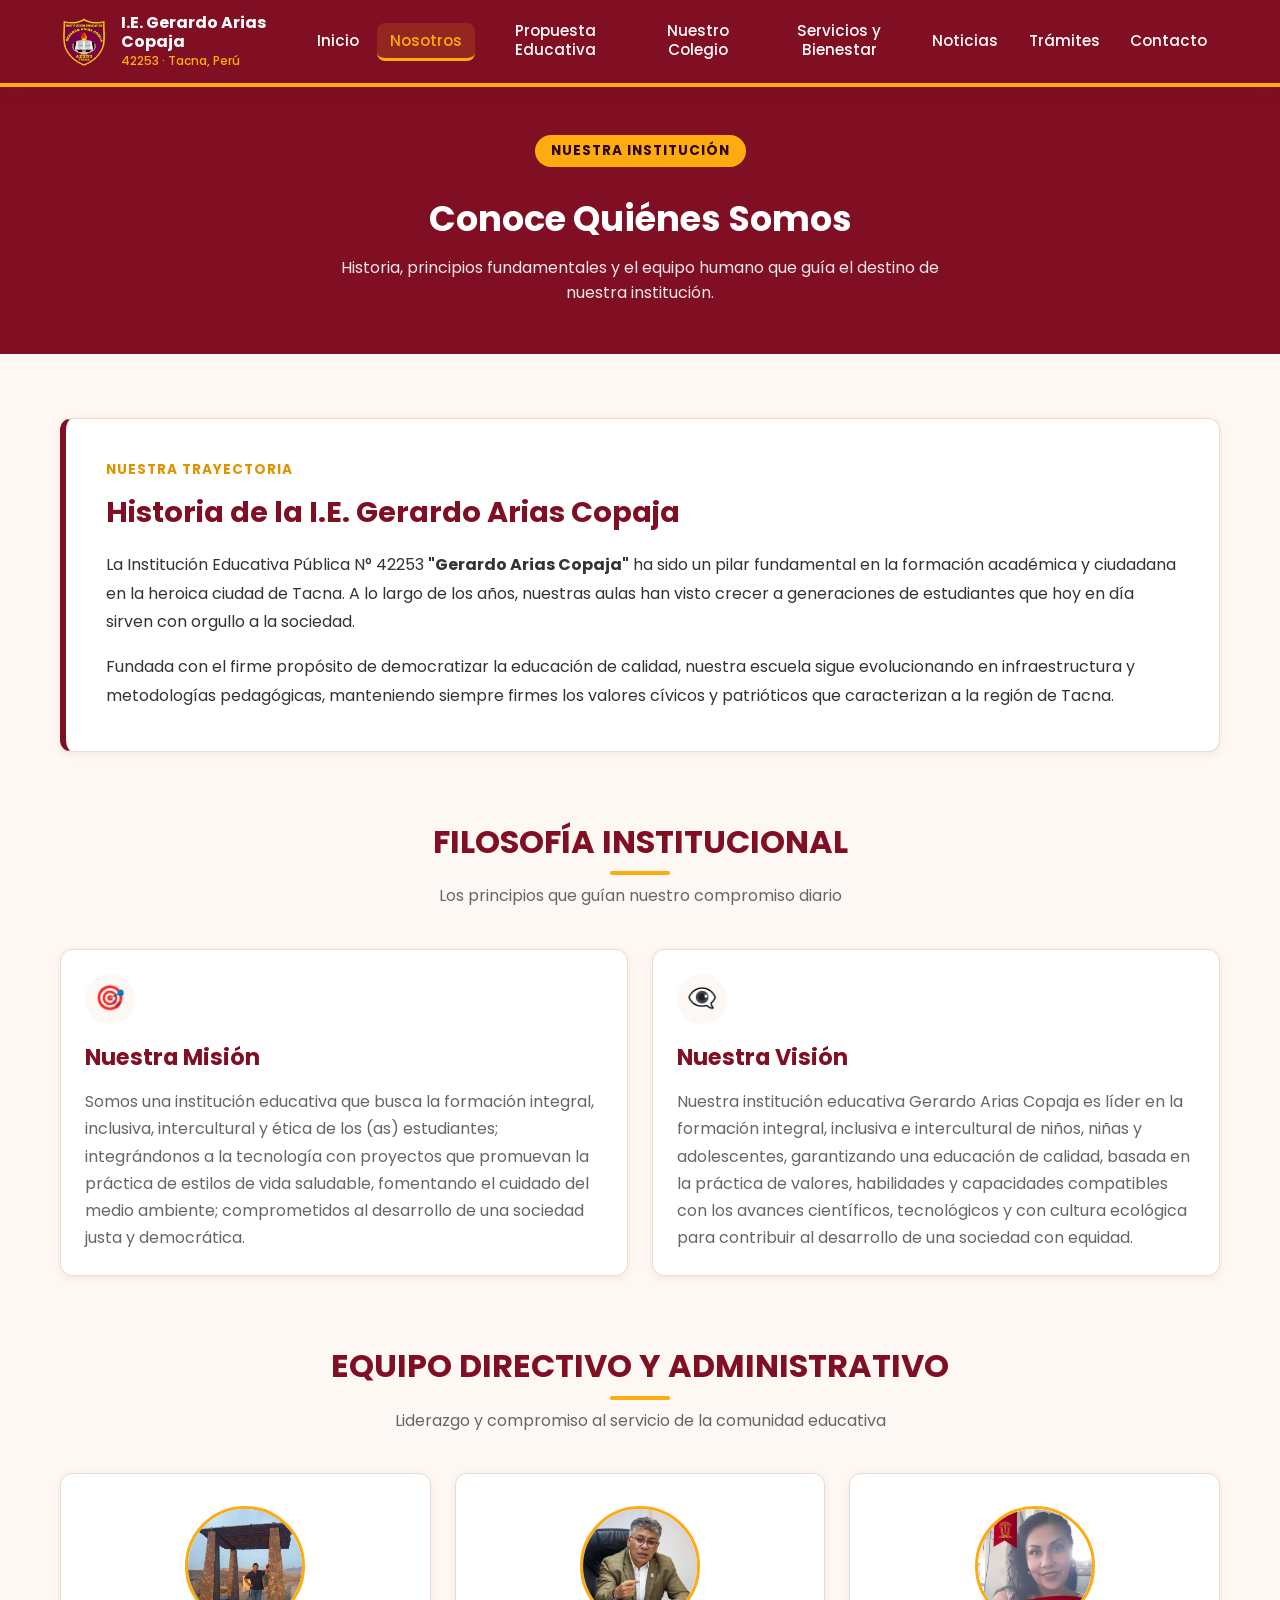
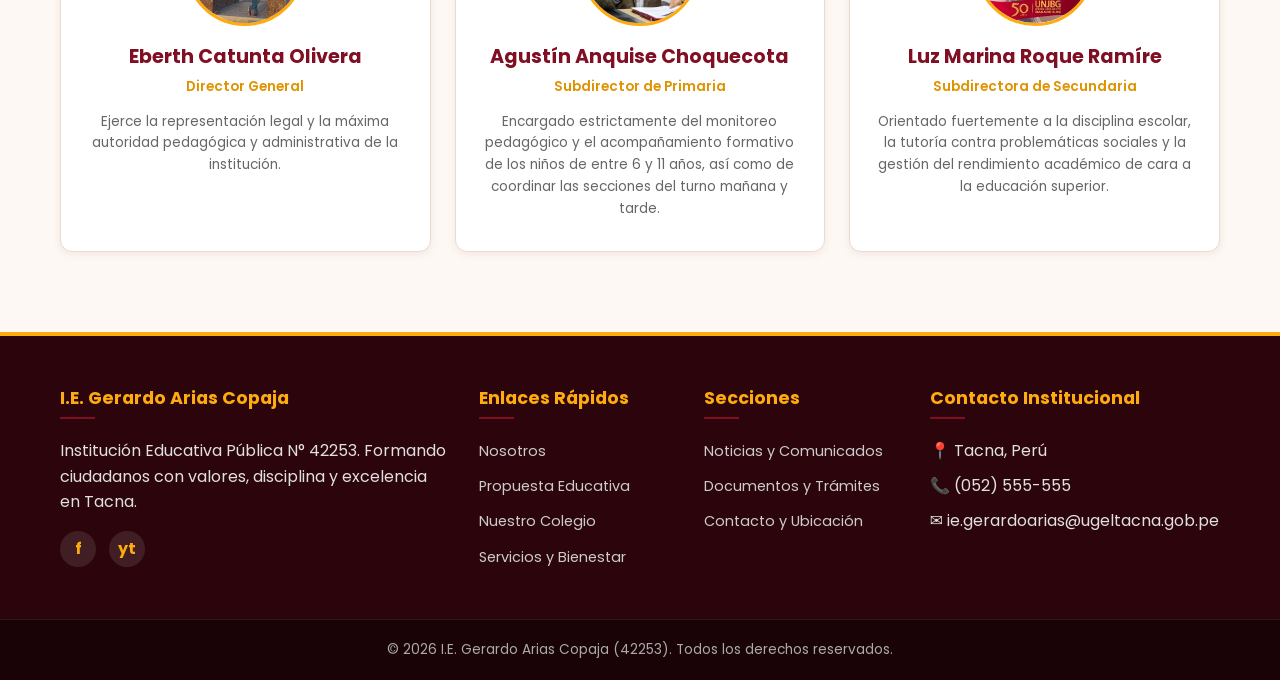
<file: nosotros.html>
<!DOCTYPE html>
<html lang="es">
<head>
  <meta charset="UTF-8">
  <meta name="viewport" content="width=device-width, initial-scale=1.0">
  <meta name="description" content="Conoce la historia, misión, visión y directivos de la I.E. Gerardo Arias Copaja de Tacna.">
  <title>Nosotros | I.E. Gerardo Arias Copaja</title>
  <link rel="icon" type="image/png" href="assets/insignia-colegio.png">
  <link rel="preconnect" href="https://fonts.googleapis.com">
  <link rel="preconnect" href="https://fonts.gstatic.com" crossorigin>
  <link href="https://fonts.googleapis.com/css2?family=Poppins:wght@300;400;500;600;700&display=swap" rel="stylesheet">
  <link rel="stylesheet" href="estilos.css">
</head>
<body>

  <!-- ==========================================
       CABECERA Y MENÚ DE NAVEGACIÓN
       ========================================== -->
  <header class="header">
    <div class="container nav-container">
      <a href="index.html" class="logo-brand">
        <img src="assets/insignia-colegio.png" alt="Insignia I.E. Gerardo Arias Copaja" class="insignia">
        <div class="brand-text">
          <h1>I.E. Gerardo Arias Copaja</h1>
          <p>42253 · Tacna, Perú</p>
        </div>
      </a>

      <!-- Checkbox Hack para menú móvil -->
      <input type="checkbox" id="menu-toggle">
      <label for="menu-toggle" class="menu-btn" aria-label="Abrir menú de navegación">
        <span></span>
        <span></span>
        <span></span>
      </label>

      <!-- Menú principal con la sección actual resaltada -->
      <nav class="nav-menu">
        <a href="index.html">Inicio</a>
        <a href="nosotros.html" class="active">Nosotros</a>
        <a href="propuesta.html">Propuesta Educativa</a>
        <a href="colegio.html">Nuestro Colegio</a>
        <a href="bienestar.html">Servicios y Bienestar</a>
        <a href="noticias.html">Noticias</a>
        <a href="tramites.html">Trámites</a>
        <a href="contacto.html">Contacto</a>
      </nav>
    </div>
  </header>

  <!-- ==========================================
       CONTENIDO: NOSOTROS
       ========================================== -->
  <main>
    <!-- Cabecera de la página -->
    <section class="page-header" style="background: var(--primary); color: #fff; padding: 3rem 1.25rem; text-align: center;">
      <div class="container">
        <span class="hero-badge" style="background: var(--secondary); color: var(--dark);">Nuestra Institución</span>
        <h2 style="font-size: 2.2rem; margin-top: 0.5rem; color: #fff;">Conoce Quiénes Somos</h2>
        <p style="max-width: 600px; margin: 0.5rem auto 0 auto; opacity: 0.9;">Historia, principios fundamentales y el equipo humano que guía el destino de nuestra institución.</p>
      </div>
    </section>

    <!-- Sección de Historia -->
    <section class="container" style="padding: 4rem 1.25rem;">
      <div class="about-history card" style="border-left: 6px solid var(--primary); padding: 2.5rem;">
        <span style="color: var(--secondary-hover); font-weight: 700; text-transform: uppercase; font-size: 0.85rem; letter-spacing: 1px; display: block; margin-bottom: 0.5rem;">Nuestra Trayectoria</span>
        <h2 style="color: var(--primary); font-size: 1.8rem; margin-bottom: 1rem;">Historia de la I.E. Gerardo Arias Copaja</h2>
        <p style="color: var(--text); margin-bottom: 1rem; line-height: 1.8;">
          La Institución Educativa Pública N° 42253 <strong>"Gerardo Arias Copaja"</strong> ha sido un pilar fundamental en la formación académica y ciudadana en la heroica ciudad de Tacna. A lo largo de los años, nuestras aulas han visto crecer a generaciones de estudiantes que hoy en día sirven con orgullo a la sociedad.
        </p>
        <p style="color: var(--text); line-height: 1.8;">
          Fundada con el firme propósito de democratizar la educación de calidad, nuestra escuela sigue evolucionando en infraestructura y metodologías pedagógicas, manteniendo siempre firmes los valores cívicos y patrióticos que caracterizan a la región de Tacna.
        </p>
      </div>
    </section>

    <!-- Misión y Visión (Tarjetas Visuales) -->
    <section class="container" style="padding-bottom: 4rem;">
      <div class="section-title">
        <h2>Filosofía Institucional</h2>
        <p>Los principios que guían nuestro compromiso diario</p>
      </div>

      <div class="grid-2">
        <!-- Misión -->
        <div class="card mv-card">
          <div style="width: 50px; height: 50px; background: var(--light-bg); border-radius: 50%; display: flex; align-items: center; justify-content: center; font-size: 1.5rem; color: var(--primary); margin-bottom: 1rem;">🎯</div>
          <h3 style="color: var(--primary); font-size: 1.4rem; margin-bottom: 0.8rem;">Nuestra Misión</h3>
          <p style="color: var(--text-muted); line-height: 1.7;">
            Somos una institución educativa que busca la formación integral, inclusiva, intercultural y ética de los (as) estudiantes; integrándonos a la tecnología con proyectos que promuevan la práctica de estilos de vida saludable, fomentando el cuidado del medio ambiente; comprometidos al desarrollo de una sociedad justa y democrática.
          </p>
        </div>

        <!-- Visión -->
        <div class="card mv-card">
          <div style="width: 50px; height: 50px; background: var(--light-bg); border-radius: 50%; display: flex; align-items: center; justify-content: center; font-size: 1.5rem; color: var(--primary); margin-bottom: 1rem;">👁️‍🗨️</div>
          <h3 style="color: var(--primary); font-size: 1.4rem; margin-bottom: 0.8rem;">Nuestra Visión</h3>
          <p style="color: var(--text-muted); line-height: 1.7;">
            Nuestra institución educativa Gerardo Arias Copaja es líder en la formación integral, inclusiva e intercultural de niños, niñas y adolescentes, garantizando una educación de calidad, basada en la práctica de valores, habilidades y capacidades compatibles con los avances científicos, tecnológicos y con cultura ecológica para contribuir al desarrollo de una sociedad con equidad.
          </p>
        </div>
      </div>
    </section>

    <!-- Directivos y Personal Administrativo -->
    <section class="container" style="padding-bottom: 5rem;">
      <div class="section-title">
        <h2>Equipo Directivo y Administrativo</h2>
        <p>Liderazgo y compromiso al servicio de la comunidad educativa</p>
      </div>

      <div class="grid-3">
        <!-- Directivo 1 -->
        <div class="card" style="text-align: center; padding: 2rem 1.5rem;">
          <img src="assets/directiva-1.jpg" alt="Director" style="width: 120px; height: 120px; border-radius: 50%; object-fit: cover; margin: 0 auto 1rem auto; border: 3px solid var(--secondary);">
          <h3 style="color: var(--primary); font-size: 1.2rem; margin-bottom: 0.2rem;">Eberth Catunta Olivera</h3>
          <span style="color: var(--secondary-hover); font-weight: 600; font-size: 0.85rem; display: block; margin-bottom: 0.8rem;">Director General</span>
          <p style="font-size: 0.85rem; color: var(--text-muted);">Ejerce la representación legal y la máxima autoridad pedagógica y administrativa de la institución. </p>
        </div>

        <!-- Directivo 2 -->
        <div class="card" style="text-align: center; padding: 2rem 1.5rem;">
          <img src="assets/directiva-2.jpg" alt="Subdirectora" style="width: 120px; height: 120px; border-radius: 50%; object-fit: cover; margin: 0 auto 1rem auto; border: 3px solid var(--secondary);">
          <h3 style="color: var(--primary); font-size: 1.2rem; margin-bottom: 0.2rem;">Agustín Anquise Choquecota</h3>
          <span style="color: var(--secondary-hover); font-weight: 600; font-size: 0.85rem; display: block; margin-bottom: 0.8rem;">Subdirector de Primaria</span>
          <p style="font-size: 0.85rem; color: var(--text-muted);">Encargado estrictamente del monitoreo pedagógico y el acompañamiento formativo de los niños de entre 6 y 11 años, así como de coordinar las secciones del turno mañana y tarde.</p>
        </div>

        <!-- Administrativo -->
        <div class="card" style="text-align: center; padding: 2rem 1.5rem;">
          <img src="assets/directiva-3.jpg" alt="Administrador" style="width: 120px; height: 120px; border-radius: 50%; object-fit: cover; margin: 0 auto 1rem auto; border: 3px solid var(--secondary);">
          <h3 style="color: var(--primary); font-size: 1.2rem; margin-bottom: 0.2rem;">Luz Marina Roque Ramíre</h3>
          <span style="color: var(--secondary-hover); font-weight: 600; font-size: 0.85rem; display: block; margin-bottom: 0.8rem;">Subdirectora de Secundaria</span>
          <p style="font-size: 0.85rem; color: var(--text-muted);">Orientado fuertemente a la disciplina escolar, la tutoría contra problemáticas sociales y la gestión del rendimiento académico de cara a la educación superior.</p>
        </div>
      </div>
    </section>
  </main>

  <!-- ==========================================
       PIE DE PÁGINA GLOBAL (Footer)
       ========================================== -->
  <footer class="footer">
    <div class="container footer-grid">
      <div class="footer-col">
        <h4>I.E. Gerardo Arias Copaja</h4>
        <p>Institución Educativa Pública N° 42253. Formando ciudadanos con valores, disciplina y excelencia en Tacna.</p>
        <div class="social-icons">
          <a href="https://www.facebook.com/share/18gRUnx47m/" class="social-icon" target="_blank" rel="noopener noreferrer" aria-label="Facebook">f</a>
          <a href="https://www.youtube.com/@gerardoariascopaja9201" class="social-icon" target="_blank" rel="noopener noreferrer" aria-label="YouTube">yt</a>
        </div>
      </div>
      <div class="footer-col">
        <h4>Enlaces Rápidos</h4>
        <ul class="footer-links">
          <li><a href="nosotros.html">Nosotros</a></li>
          <li><a href="propuesta.html">Propuesta Educativa</a></li>
          <li><a href="colegio.html">Nuestro Colegio</a></li>
          <li><a href="bienestar.html">Servicios y Bienestar</a></li>
        </ul>
      </div>
      <div class="footer-col">
        <h4>Secciones</h4>
        <ul class="footer-links">
          <li><a href="noticias.html">Noticias y Comunicados</a></li>
          <li><a href="tramites.html">Documentos y Trámites</a></li>
          <li><a href="contacto.html">Contacto y Ubicación</a></li>
        </ul>
      </div>
      <div class="footer-col">
        <h4>Contacto Institucional</h4>
        <ul class="footer-links">
          <li>📍 Tacna, Perú</li>
          <li>📞 (052) 555-555</li>
          <li>✉️ ie.gerardoarias@ugeltacna.gob.pe</li>
        </ul>
      </div>
    </div>
    <div class="footer-bottom">
      <div class="container">
        <p>&copy; 2026 I.E. Gerardo Arias Copaja (42253). Todos los derechos reservados.</p>
      </div>
    </div>
  </footer>

</body>
</html>
</file>
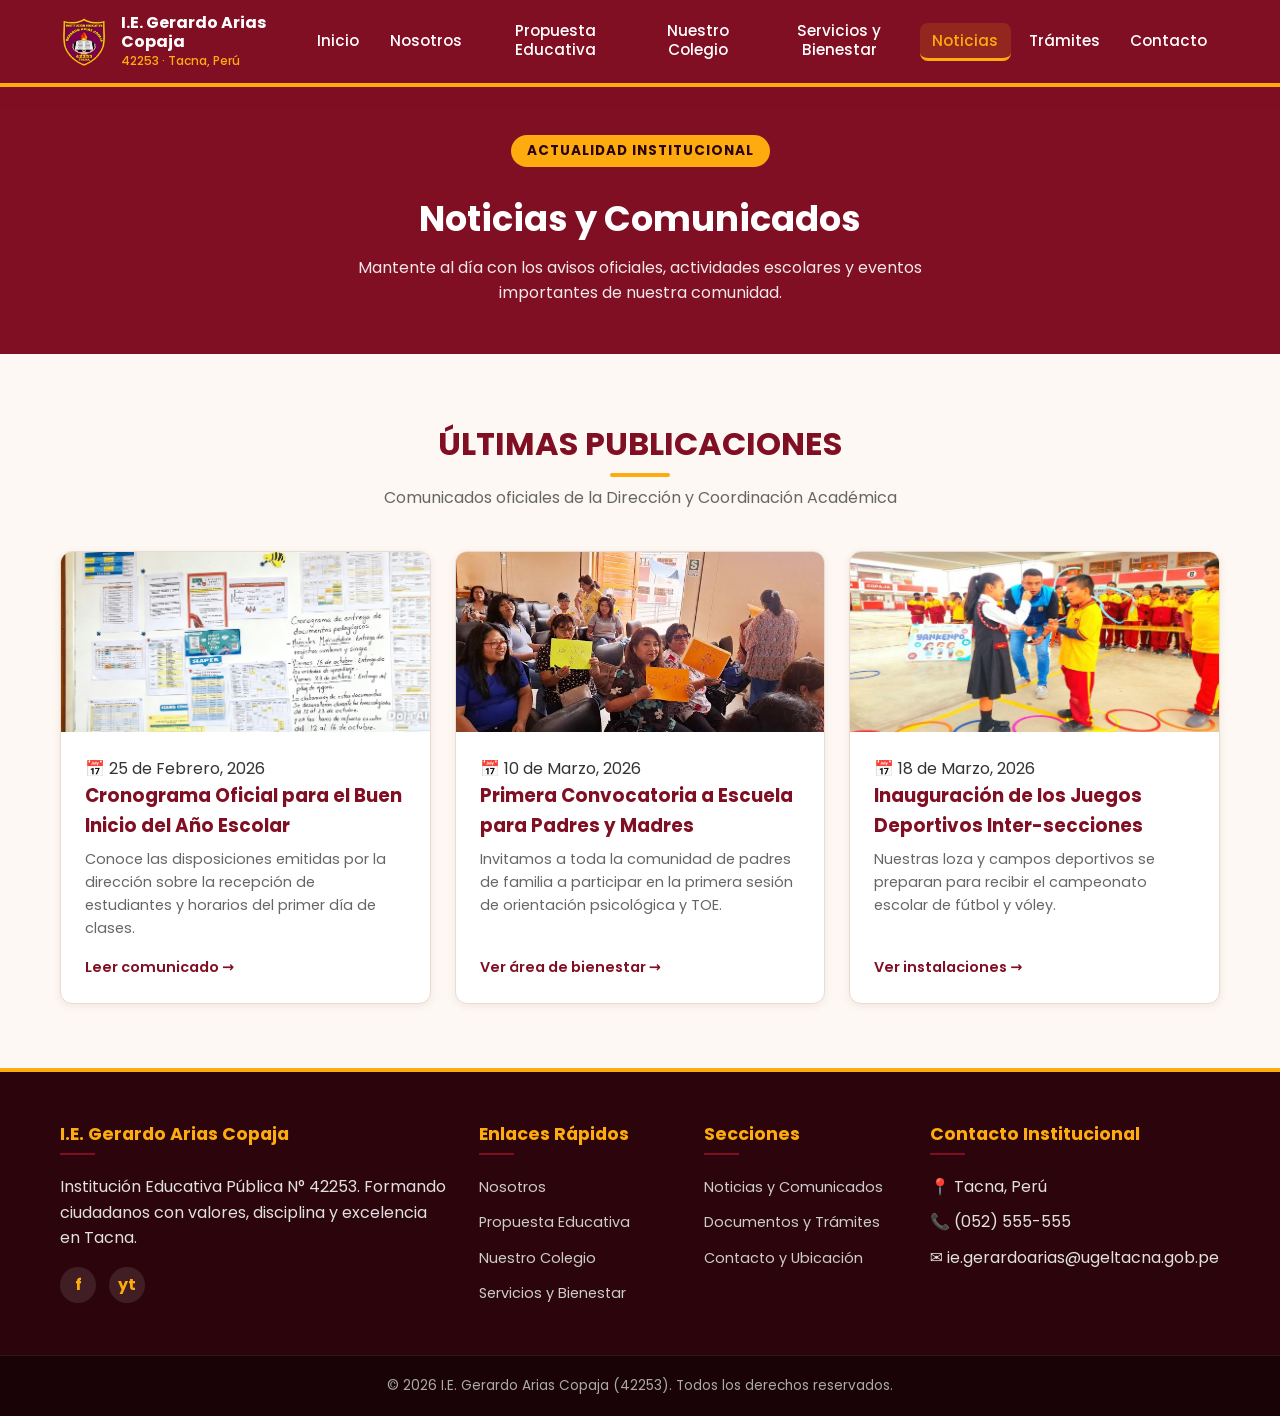
<file: noticias.html>
<!DOCTYPE html>
<html lang="es">
<head>
  <meta charset="UTF-8">
  <meta name="viewport" content="width=device-width, initial-scale=1.0">
  <meta name="description" content="Noticias, comunicados oficiales y eventos de la I.E. Gerardo Arias Copaja, Tacna.">
  <title>Noticias y Comunicados | I.E. Gerardo Arias Copaja</title>
  <link rel="icon" type="image/png" href="assets/insignia-colegio.png">
  <link rel="preconnect" href="https://fonts.googleapis.com">
  <link rel="preconnect" href="https://fonts.gstatic.com" crossorigin>
  <link href="https://fonts.googleapis.com/css2?family=Poppins:wght@300;400;500;600;700&display=swap" rel="stylesheet">
  <link rel="stylesheet" href="estilos.css">
</head>
<body>

  <!-- ==========================================
       CABECERA Y MENÚ DE NAVEGACIÓN
       ========================================== -->
  <header class="header">
    <div class="container nav-container">
      <a href="index.html" class="logo-brand">
        <img src="assets/insignia-colegio.png" alt="Insignia I.E. Gerardo Arias Copaja" class="insignia">
        <div class="brand-text">
          <h1>I.E. Gerardo Arias Copaja</h1>
          <p>42253 · Tacna, Perú</p>
        </div>
      </a>

      <!-- Checkbox Hack para menú móvil -->
      <input type="checkbox" id="menu-toggle">
      <label for="menu-toggle" class="menu-btn" aria-label="Abrir menú de navegación">
        <span></span>
        <span></span>
        <span></span>
      </label>

      <!-- Menú principal con la sección actual resaltada -->
      <nav class="nav-menu">
        <a href="index.html">Inicio</a>
        <a href="nosotros.html">Nosotros</a>
        <a href="propuesta.html">Propuesta Educativa</a>
        <a href="colegio.html">Nuestro Colegio</a>
        <a href="bienestar.html">Servicios y Bienestar</a>
        <a href="noticias.html" class="active">Noticias</a>
        <a href="tramites.html">Trámites</a>
        <a href="contacto.html">Contacto</a>
      </nav>
    </div>
  </header>

  <!-- ==========================================
       CONTENIDO: NOTICIAS Y COMUNICADOS
       ========================================== -->
  <main>
    <!-- Cabecera de la página -->
    <section style="background: var(--primary); color: #fff; padding: 3rem 1.25rem; text-align: center;">
      <div class="container">
        <span class="hero-badge" style="background: var(--secondary); color: var(--dark);">Actualidad Institucional</span>
        <h2 style="font-size: 2.2rem; margin-top: 0.5rem; color: #fff;">Noticias y Comunicados</h2>
        <p style="max-width: 600px; margin: 0.5rem auto 0 auto; opacity: 0.9;">Mantente al día con los avisos oficiales, actividades escolares y eventos importantes de nuestra comunidad.</p>
      </div>
    </section>

    <!-- Tablón de Anuncios / Grid de Noticias -->
    <section class="container" style="padding: 4rem 1.25rem;">
      <div class="section-title">
        <h2>Últimas Publicaciones</h2>
        <p>Comunicados oficiales de la Dirección y Coordinación Académica</p>
      </div>

      <div class="grid-3">
        <!-- Noticia 1 -->
        <article class="card news-card" style="padding: 0; overflow: hidden; display: flex; flex-direction: column;">
          <img src="assets/noticia-1.jpeg" alt="Inicio de año escolar" style="height: 180px; width: 100%; object-fit: cover;">
          <div class="news-body" style="padding: 1.5rem; display: flex; flex-direction: column; flex-grow: 1; justify-content: space-between;">
            <div>
              <span class="news-date">📅 25 de Febrero, 2026</span>
              <h3 class="news-title" style="color: var(--primary); font-size: 1.15rem; margin-bottom: 0.5rem;">Cronograma Oficial para el Buen Inicio del Año Escolar</h3>
              <p style="color: var(--text-muted); font-size: 0.9rem; margin-bottom: 1rem;">Conoce las disposiciones emitidas por la dirección sobre la recepción de estudiantes y horarios del primer día de clases.</p>
            </div>
            <a href="contacto.html" class="enlace-flecha" style="color: var(--primary); font-weight: 600; font-size: 0.9rem;">Leer comunicado <span aria-hidden="true">→</span></a>
          </div>
        </article>

        <!-- Noticia 2 -->
        <article class="card news-card" style="padding: 0; overflow: hidden; display: flex; flex-direction: column;">
          <img src="assets/noticia-2.jpg" alt="Escuela para padres" style="height: 180px; width: 100%; object-fit: cover;">
          <div class="news-body" style="padding: 1.5rem; display: flex; flex-direction: column; flex-grow: 1; justify-content: space-between;">
            <div>
              <span class="news-date">📅 10 de Marzo, 2026</span>
              <h3 class="news-title" style="color: var(--primary); font-size: 1.15rem; margin-bottom: 0.5rem;">Primera Convocatoria a Escuela para Padres y Madres</h3>
              <p style="color: var(--text-muted); font-size: 0.9rem; margin-bottom: 1rem;">Invitamos a toda la comunidad de padres de familia a participar en la primera sesión de orientación psicológica y TOE.</p>
            </div>
            <a href="bienestar.html" class="enlace-flecha" style="color: var(--primary); font-weight: 600; font-size: 0.9rem;">Ver área de bienestar <span aria-hidden="true">→</span></a>
          </div>
        </article>

        <!-- Noticia 3 -->
        <article class="card news-card" style="padding: 0; overflow: hidden; display: flex; flex-direction: column;">
          <img src="assets/noticia-3.jpg" alt="Actividades deportivas" style="height: 180px; width: 100%; object-fit: cover;">
          <div class="news-body" style="padding: 1.5rem; display: flex; flex-direction: column; flex-grow: 1; justify-content: space-between;">
            <div>
              <span class="news-date">📅 18 de Marzo, 2026</span>
              <h3 class="news-title" style="color: var(--primary); font-size: 1.15rem; margin-bottom: 0.5rem;">Inauguración de los Juegos Deportivos Inter-secciones</h3>
              <p style="color: var(--text-muted); font-size: 0.9rem; margin-bottom: 1rem;">Nuestras loza y campos deportivos se preparan para recibir el campeonato escolar de fútbol y vóley.</p>
            </div>
            <a href="colegio.html" class="enlace-flecha" style="color: var(--primary); font-weight: 600; font-size: 0.9rem;">Ver instalaciones <span aria-hidden="true">→</span></a>
          </div>
        </article>
      </div>
    </section>
  </main>

  <!-- ==========================================
       PIE DE PÁGINA GLOBAL (Footer)
       ========================================== -->
  <footer class="footer">
    <div class="container footer-grid">
      <div class="footer-col">
        <h4>I.E. Gerardo Arias Copaja</h4>
        <p>Institución Educativa Pública N° 42253. Formando ciudadanos con valores, disciplina y excelencia en Tacna.</p>
        <div class="social-icons">
          <a href="https://www.facebook.com/share/18gRUnx47m/" class="social-icon" target="_blank" rel="noopener noreferrer" aria-label="Facebook">f</a>
          <a href="https://www.youtube.com/@gerardoariascopaja9201" class="social-icon" target="_blank" rel="noopener noreferrer" aria-label="YouTube">yt</a>
        </div>
      </div>
      <div class="footer-col">
        <h4>Enlaces Rápidos</h4>
        <ul class="footer-links">
          <li><a href="nosotros.html">Nosotros</a></li>
          <li><a href="propuesta.html">Propuesta Educativa</a></li>
          <li><a href="colegio.html">Nuestro Colegio</a></li>
          <li><a href="bienestar.html">Servicios y Bienestar</a></li>
        </ul>
      </div>
      <div class="footer-col">
        <h4>Secciones</h4>
        <ul class="footer-links">
          <li><a href="noticias.html">Noticias y Comunicados</a></li>
          <li><a href="tramites.html">Documentos y Trámites</a></li>
          <li><a href="contacto.html">Contacto y Ubicación</a></li>
        </ul>
      </div>
      <div class="footer-col">
        <h4>Contacto Institucional</h4>
        <ul class="footer-links">
          <li>📍 Tacna, Perú</li>
          <li>📞 (052) 555-555</li>
          <li>✉️ ie.gerardoarias@ugeltacna.gob.pe</li>
        </ul>
      </div>
    </div>
    <div class="footer-bottom">
      <div class="container">
        <p>&copy; 2026 I.E. Gerardo Arias Copaja (42253). Todos los derechos reservados.</p>
      </div>
    </div>
  </footer>

</body>
</html>
</file>
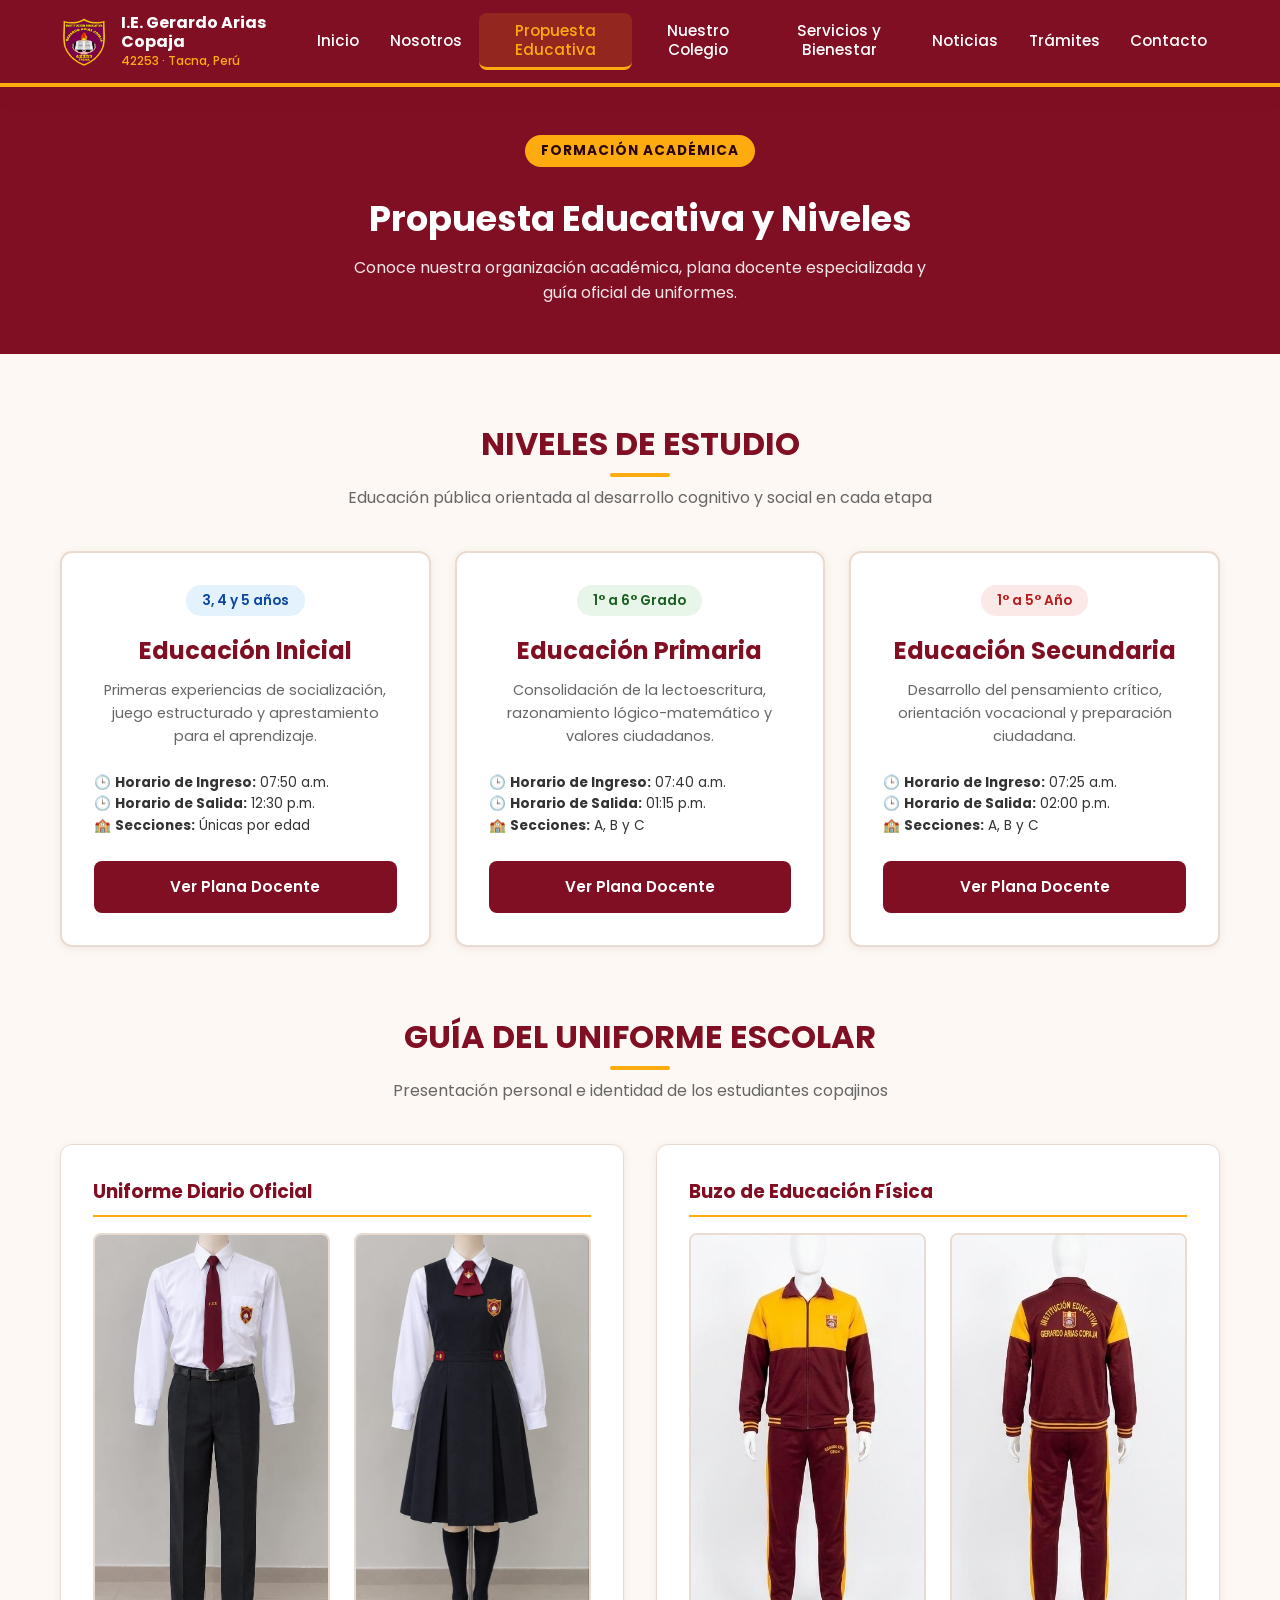
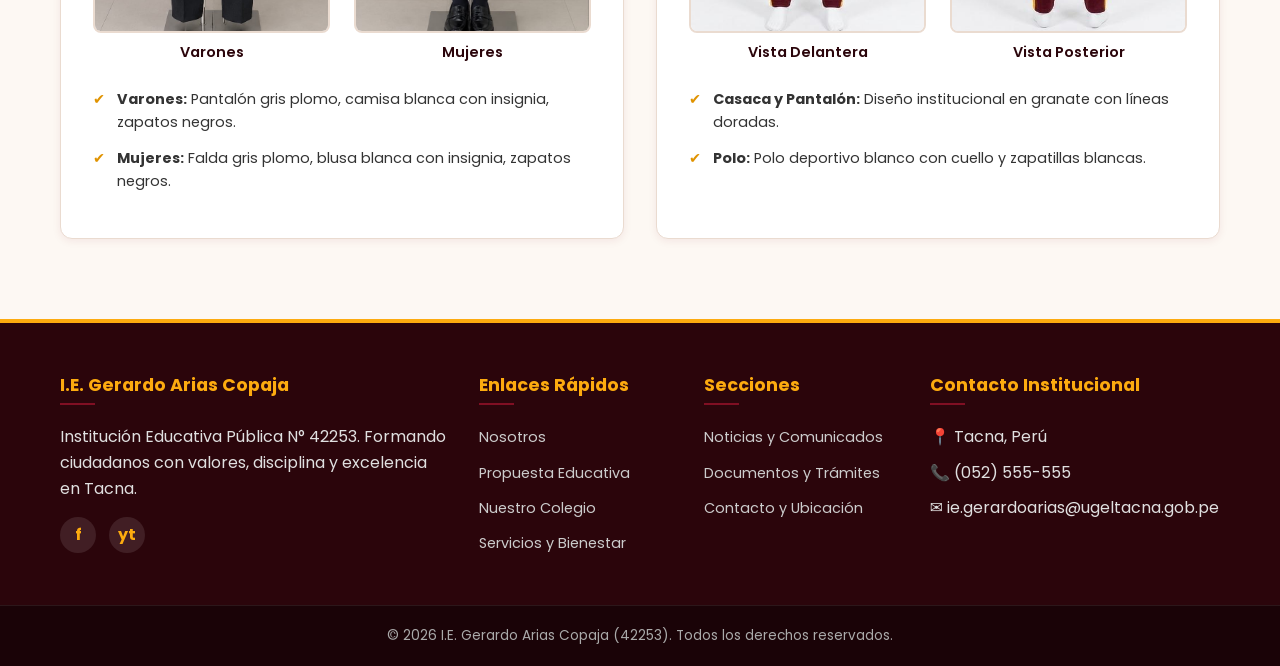
<file: propuesta.html>
<!DOCTYPE html>
<html lang="es">
<head>
  <meta charset="UTF-8">
  <meta name="viewport" content="width=device-width, initial-scale=1.0">
  <meta name="description" content="Propuesta educativa, niveles, plana docente y uniformes de la I.E. Gerardo Arias Copaja, Tacna.">
  <title>Propuesta Educativa | I.E. Gerardo Arias Copaja</title>
  <link rel="icon" type="image/png" href="assets/insignia-colegio.png">
  <link rel="preconnect" href="https://fonts.googleapis.com">
  <link rel="preconnect" href="https://fonts.gstatic.com" crossorigin>
  <link href="https://fonts.googleapis.com/css2?family=Poppins:wght@300;400;500;600;700&display=swap" rel="stylesheet">
  <link rel="stylesheet" href="estilos.css">
</head>
<body>

  <!-- ==========================================
       CABECERA Y MENÚ DE NAVEGACIÓN
       ========================================== -->
  <header class="header">
    <div class="container nav-container">
      <a href="index.html" class="logo-brand">
        <img src="assets/insignia-colegio.png" alt="Insignia I.E. Gerardo Arias Copaja" class="insignia">
        <div class="brand-text">
          <h1>I.E. Gerardo Arias Copaja</h1>
          <p>42253 · Tacna, Perú</p>
        </div>
      </a>

      <!-- Checkbox Hack para menú móvil -->
      <input type="checkbox" id="menu-toggle">
      <label for="menu-toggle" class="menu-btn" aria-label="Abrir menú de navegación">
        <span></span>
        <span></span>
        <span></span>
      </label>

      <nav class="nav-menu">
        <a href="index.html">Inicio</a>
        <a href="nosotros.html">Nosotros</a>
        <a href="propuesta.html" class="active">Propuesta Educativa</a>
        <a href="colegio.html">Nuestro Colegio</a>
        <a href="bienestar.html">Servicios y Bienestar</a>
        <a href="noticias.html">Noticias</a>
        <a href="tramites.html">Trámites</a>
        <a href="contacto.html">Contacto</a>
      </nav>
    </div>
  </header>

  <!-- ==========================================
       CONTENIDO: PROPUESTA EDUCATIVA
       ========================================== -->
  <main>
    <section style="background: var(--primary); color: #fff; padding: 3rem 1.25rem; text-align: center;">
      <div class="container">
        <span class="hero-badge" style="background: var(--secondary); color: var(--dark);">Formación Académica</span>
        <h2 style="font-size: 2.2rem; margin-top: 0.5rem; color: #fff;">Propuesta Educativa y Niveles</h2>
        <p style="max-width: 600px; margin: 0.5rem auto 0 auto; opacity: 0.9;">Conoce nuestra organización académica, plana docente especializada y guía oficial de uniformes.</p>
      </div>
    </section>

    <!-- Niveles Educativos (Sin favoritismos visuales, todos con el mismo estilo limpio) -->
    <section class="container" style="padding: 4rem 1.25rem;">
      <div class="section-title">
        <h2>Niveles de Estudio</h2>
        <p>Educación pública orientada al desarrollo cognitivo y social en cada etapa</p>
      </div>

      <div class="grid-3">
        <!-- Nivel Inicial -->
        <div class="card level-card">
          <span class="level-badge tag-inicial">3, 4 y 5 años</span>
          <h3 class="level-title">Educación Inicial</h3>
          <p style="color: var(--text-muted); font-size: 0.9rem; margin-bottom: 1.5rem;">Primeras experiencias de socialización, juego estructurado y aprestamiento para el aprendizaje.</p>
          <ul style="text-align: left; font-size: 0.85rem; color: var(--text); margin-bottom: 1.5rem;" class="info-list">
            <li>🕒 <strong>Horario de Ingreso:</strong> 07:50 a.m.</li>
            <li>🕒 <strong>Horario de Salida:</strong> 12:30 p.m.</li>
            <li>🏫 <strong>Secciones:</strong> Únicas por edad</li>
          </ul>
          <a href="docentes.html#inicial" class="btn btn-primary" style="width: 100%;">Ver Plana Docente</a>
        </div>

        <!-- Nivel Primaria -->
        <div class="card level-card">
          <span class="level-badge tag-primaria">1° a 6° Grado</span>
          <h3 class="level-title">Educación Primaria</h3>
          <p style="color: var(--text-muted); font-size: 0.9rem; margin-bottom: 1.5rem;">Consolidación de la lectoescritura, razonamiento lógico-matemático y valores ciudadanos.</p>
          <ul style="text-align: left; font-size: 0.85rem; color: var(--text); margin-bottom: 1.5rem;" class="info-list">
            <li>🕒 <strong>Horario de Ingreso:</strong> 07:40 a.m.</li>
            <li>🕒 <strong>Horario de Salida:</strong> 01:15 p.m.</li>
            <li>🏫 <strong>Secciones:</strong> A, B y C</li>
          </ul>
          <a href="docentes.html#primaria" class="btn btn-primary" style="width: 100%;">Ver Plana Docente</a>
        </div>

        <!-- Nivel Secundaria -->
        <div class="card level-card">
          <span class="level-badge tag-secundaria">1° a 5° Año</span>
          <h3 class="level-title">Educación Secundaria</h3>
          <p style="color: var(--text-muted); font-size: 0.9rem; margin-bottom: 1.5rem;">Desarrollo del pensamiento crítico, orientación vocacional y preparación ciudadana.</p>
          <ul style="text-align: left; font-size: 0.85rem; color: var(--text); margin-bottom: 1.5rem;" class="info-list">
            <li>🕒 <strong>Horario de Ingreso:</strong> 07:25 a.m.</li>
            <li>🕒 <strong>Horario de Salida:</strong> 02:00 p.m.</li>
            <li>🏫 <strong>Secciones:</strong> A, B y C</li>
          </ul>
          <a href="docentes.html#secundaria" class="btn btn-primary" style="width: 100%;">Ver Plana Docente</a>
        </div>
      </div>
    </section>

    <!-- Guía de Uniformes con 4 Fotografías Organizadas -->
    <section class="container" style="padding-bottom: 5rem;">
      <div class="section-title">
        <h2>Guía del Uniforme Escolar</h2>
        <p>Presentación personal e identidad de los estudiantes copajinos</p>
      </div>

      <div class="grid-2" style="gap: 2rem;">
        <!-- Uniforme Diario - Chicos y Chicas -->
        <div class="card" style="padding: 2rem;">
          <h3 style="color: var(--primary); margin-bottom: 1rem; border-bottom: 2px solid var(--secondary); padding-bottom: 0.5rem;">Uniforme Diario Oficial</h3>
          
          <div class="grid-2" style="margin-bottom: 1.5rem;">
            <div>
              <img src="assets/uniforme-chicos.jpg" alt="Uniforme de Varones" style="border-radius: var(--radius-sm); height: 400px; object-fit: cover; width: 100%; border: 2px solid var(--border-color);">
              <p style="text-align: center; font-weight: 600; margin-top: 0.5rem; font-size: 0.9rem; color: var(--dark);">Varones</p>
            </div>
            <div>
              <img src="assets/uniforme-chicas.jpeg" alt="Uniforme de Mujeres" style="border-radius: var(--radius-sm); height: 400px; object-fit: cover; width: 100%; border: 2px solid var(--border-color);">
              <p style="text-align: center; font-weight: 600; margin-top: 0.5rem; font-size: 0.9rem; color: var(--dark);">Mujeres</p>
            </div>
          </div>

          <ul class="uniform-list">
            <li><strong>Varones:</strong> Pantalón gris plomo, camisa blanca con insignia, zapatos negros.</li>
            <li><strong>Mujeres:</strong> Falda gris plomo, blusa blanca con insignia, zapatos negros.</li>
          </ul>
        </div>

        <!-- Buzo de Educación Física - Delantera y Espalda -->
        <div class="card" style="padding: 2rem;">
          <h3 style="color: var(--primary); margin-bottom: 1rem; border-bottom: 2px solid var(--secondary); padding-bottom: 0.5rem;">Buzo de Educación Física</h3>
          
          <div class="grid-2" style="margin-bottom: 1.5rem;">
            <div>
              <img src="assets/buzo-delantera.jpeg" alt="Buzo Parte Delantera" style="border-radius: var(--radius-sm); height: 400px; object-fit: cover; width: 100%; border: 2px solid var(--border-color);">
              <p style="text-align: center; font-weight: 600; margin-top: 0.5rem; font-size: 0.9rem; color: var(--dark);">Vista Delantera</p>
            </div>
            <div>
              <img src="assets/buzo-espalda.jpeg" alt="Buzo Parte Trasera" style="border-radius: var(--radius-sm); height: 400px; object-fit: cover; width: 100%; border: 2px solid var(--border-color);">
              <p style="text-align: center; font-weight: 600; margin-top: 0.5rem; font-size: 0.9rem; color: var(--dark);">Vista Posterior</p>
            </div>
          </div>

          <ul class="uniform-list">
            <li><strong>Casaca y Pantalón:</strong> Diseño institucional en granate con líneas doradas.</li>
            <li><strong>Polo:</strong> Polo deportivo blanco con cuello y zapatillas blancas.</li>
          </ul>
        </div>
      </div>
    </section>
  </main>

  <!-- ==========================================
       PIE DE PÁGINA GLOBAL
       ========================================== -->
  <footer class="footer">
    <div class="container footer-grid">
      <div class="footer-col">
        <h4>I.E. Gerardo Arias Copaja</h4>
        <p>Institución Educativa Pública N° 42253. Formando ciudadanos con valores, disciplina y excelencia en Tacna.</p>
        <div class="social-icons">
          <a href="https://www.facebook.com/share/18gRUnx47m/" class="social-icon" target="_blank" rel="noopener noreferrer" aria-label="Facebook">f</a>
          <a href="https://www.youtube.com/@gerardoariascopaja9201" class="social-icon" target="_blank" rel="noopener noreferrer" aria-label="YouTube">yt</a>
        </div>
      </div>
      <div class="footer-col">
        <h4>Enlaces Rápidos</h4>
        <ul class="footer-links">
          <li><a href="nosotros.html">Nosotros</a></li>
          <li><a href="propuesta.html">Propuesta Educativa</a></li>
          <li><a href="colegio.html">Nuestro Colegio</a></li>
          <li><a href="bienestar.html">Servicios y Bienestar</a></li>
        </ul>
      </div>
      <div class="footer-col">
        <h4>Secciones</h4>
        <ul class="footer-links">
          <li><a href="noticias.html">Noticias y Comunicados</a></li>
          <li><a href="tramites.html">Documentos y Trámites</a></li>
          <li><a href="contacto.html">Contacto y Ubicación</a></li>
        </ul>
      </div>
      <div class="footer-col">
        <h4>Contacto Institucional</h4>
        <ul class="footer-links">
          <li>📍 Tacna, Perú</li>
          <li>📞 (052) 555-555</li>
          <li>✉️ ie.gerardoarias@ugeltacna.gob.pe</li>
        </ul>
      </div>
    </div>
    <div class="footer-bottom">
      <div class="container">
        <p>&copy; 2026 I.E. Gerardo Arias Copaja (42253). Todos los derechos reservados.</p>
      </div>
    </div>
  </footer>

</body>
</html>
</file>
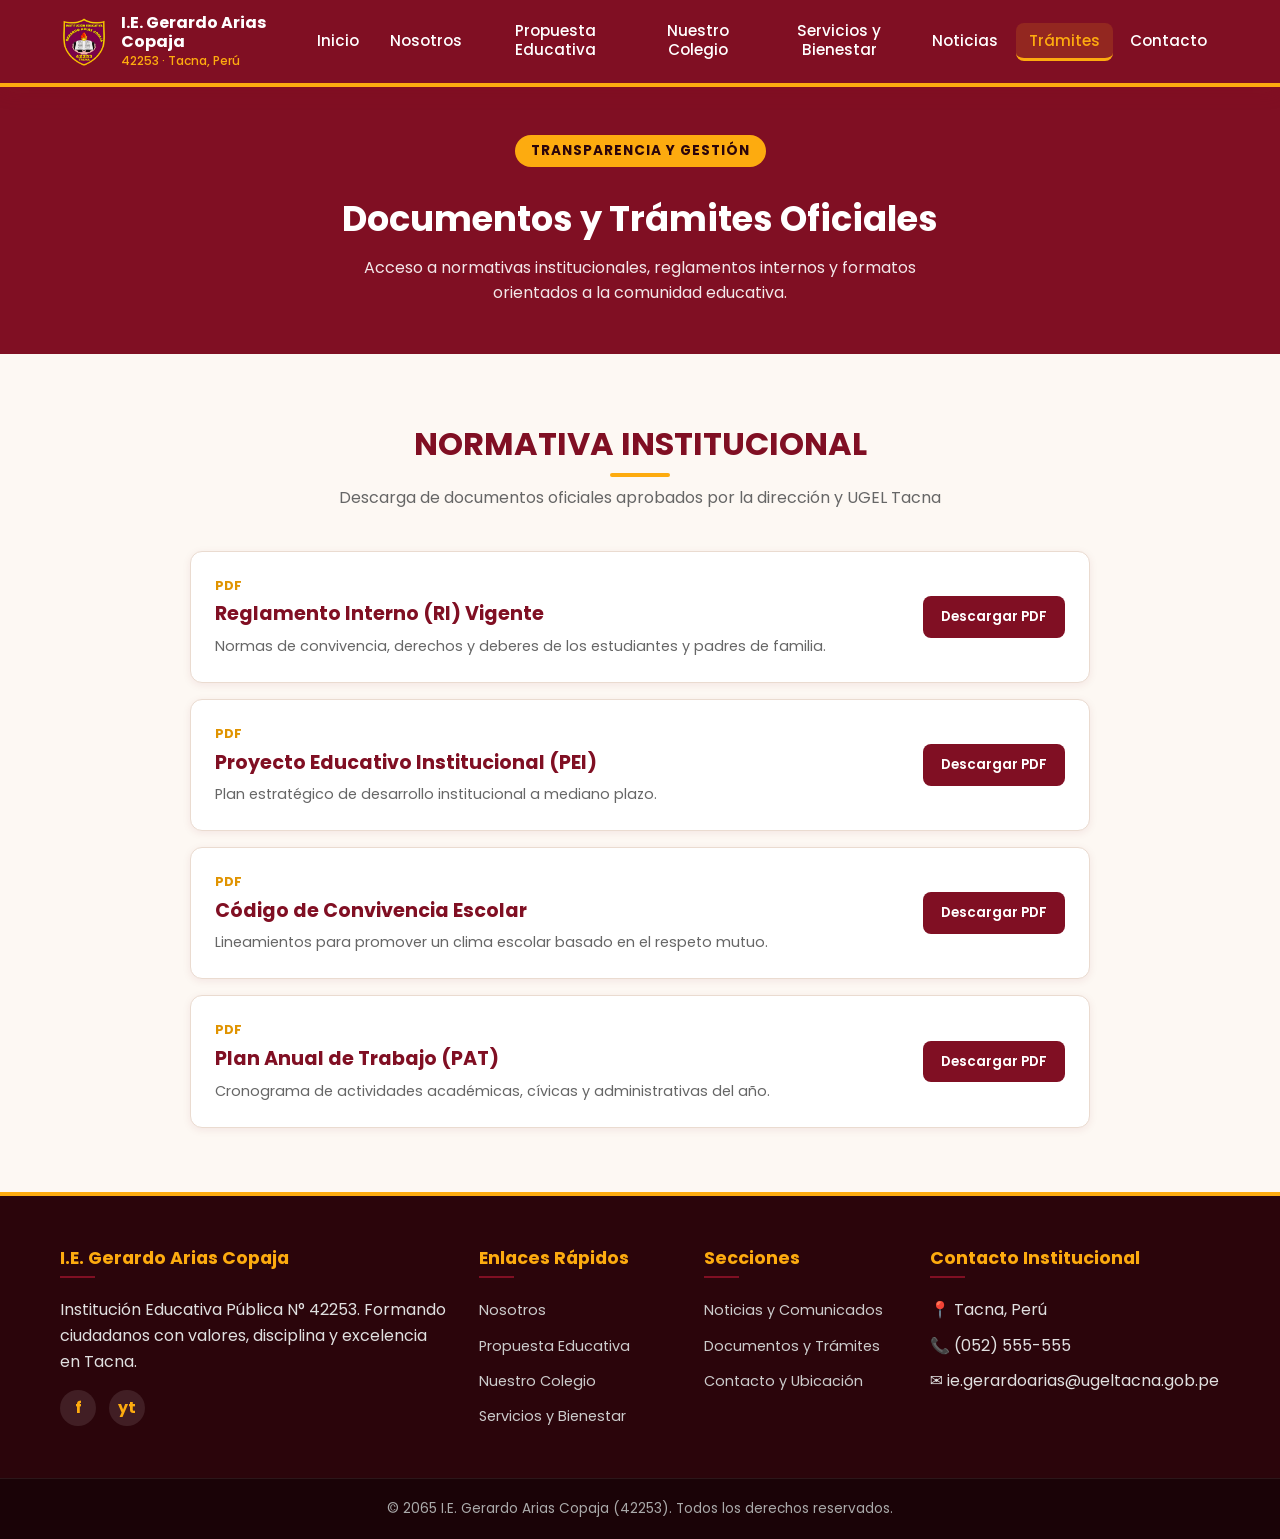
<file: tramites.html>
<!DOCTYPE html>
<html lang="es">
<head>
  <meta charset="UTF-8">
  <meta name="viewport" content="width=device-width, initial-scale=1.0">
  <meta name="description" content="Documentos institucionales oficiales, reglamentos y trámites de la I.E. Gerardo Arias Copaja, Tacna.">
  <title>Documentos y Trámites | I.E. Gerardo Arias Copaja</title>
  <link rel="icon" type="image/png" href="assets/insignia-colegio.png">
  <link rel="preconnect" href="https://fonts.googleapis.com">
  <link rel="preconnect" href="https://fonts.gstatic.com" crossorigin>
  <link href="https://fonts.googleapis.com/css2?family=Poppins:wght@300;400;500;600;700&display=swap" rel="stylesheet">
  <link rel="stylesheet" href="estilos.css">
</head>
<body>

  <!-- ==========================================
       CABECERA Y MENÚ DE NAVEGACIÓN
       ========================================== -->
  <header class="header">
    <div class="container nav-container">
      <a href="index.html" class="logo-brand">
        <img src="assets/insignia-colegio.png" alt="Insignia I.E. Gerardo Arias Copaja" class="insignia">
        <div class="brand-text">
          <h1>I.E. Gerardo Arias Copaja</h1>
          <p>42253 · Tacna, Perú</p>
        </div>
      </a>

      <!-- Checkbox Hack para menú móvil -->
      <input type="checkbox" id="menu-toggle">
      <label for="menu-toggle" class="menu-btn" aria-label="Abrir menú de navegación">
        <span></span>
        <span></span>
        <span></span>
      </label>

      <!-- Menú principal con la sección actual resaltada -->
      <nav class="nav-menu">
        <a href="index.html">Inicio</a>
        <a href="nosotros.html">Nosotros</a>
        <a href="propuesta.html">Propuesta Educativa</a>
        <a href="colegio.html">Nuestro Colegio</a>
        <a href="bienestar.html">Servicios y Bienestar</a>
        <a href="noticias.html">Noticias</a>
        <a href="tramites.html" class="active">Trámites</a>
        <a href="contacto.html">Contacto</a>
      </nav>
    </div>
  </header>

  <!-- ==========================================
       CONTENIDO: DOCUMENTOS Y TRÁMITES
       ========================================== -->
  <main>
    <!-- Cabecera de la página -->
    <section style="background: var(--primary); color: #fff; padding: 3rem 1.25rem; text-align: center;">
      <div class="container">
        <span class="hero-badge" style="background: var(--secondary); color: var(--dark);">Transparencia y Gestión</span>
        <h2 style="font-size: 2.2rem; margin-top: 0.5rem; color: #fff;">Documentos y Trámites Oficiales</h2>
        <p style="max-width: 600px; margin: 0.5rem auto 0 auto; opacity: 0.9;">Acceso a normativas institucionales, reglamentos internos y formatos orientados a la comunidad educativa.</p>
      </div>
    </section>

    <!-- Lista de Documentos Oficiales -->
    <section class="container" style="padding: 4rem 1.25rem;">
      <div class="section-title">
        <h2>Normativa Institucional</h2>
        <p>Descarga de documentos oficiales aprobados por la dirección y UGEL Tacna</p>
      </div>

      <div class="lista-documentos" style="display: grid; gap: 1rem; max-width: 900px; margin: 0 auto;">
        
        <!-- Documento 1 -->
        <article class="card" style="display: flex; align-items: center; justify-content: space-between; gap: 1.5rem; padding: 1.5rem;">
          <div>
            <span style="font-size: 0.8rem; color: var(--secondary-hover); font-weight: 700; text-transform: uppercase; display: block; margin-bottom: 0.2rem;">PDF</span>
            <h3 style="color: var(--primary); font-size: 1.2rem; margin-bottom: 0.3rem;">Reglamento Interno (RI) Vigente</h3>
            <p style="color: var(--text-muted); font-size: 0.9rem;">Normas de convivencia, derechos y deberes de los estudiantes y padres de familia.</p>
          </div>
          <a href="documentos/reglamento_interno.pdf" class="btn btn-primary" target="_blank" rel="noopener noreferrer" style="white-space: nowrap; font-size: 0.85rem; padding: 0.5rem 1rem;">Descargar PDF</a>
        </article>

        <!-- Documento 2 -->
        <article class="card" style="display: flex; align-items: center; justify-content: space-between; gap: 1.5rem; padding: 1.5rem;">
          <div>
            <span style="font-size: 0.8rem; color: var(--secondary-hover); font-weight: 700; text-transform: uppercase; display: block; margin-bottom: 0.2rem;">PDF</span>
            <h3 style="color: var(--primary); font-size: 1.2rem; margin-bottom: 0.3rem;">Proyecto Educativo Institucional (PEI)</h3>
            <p style="color: var(--text-muted); font-size: 0.9rem;">Plan estratégico de desarrollo institucional a mediano plazo.</p>
          </div>
          <a href="documentos/PEI.pdf" class="btn btn-primary" target="_blank" rel="noopener noreferrer" style="white-space: nowrap; font-size: 0.85rem; padding: 0.5rem 1rem;">Descargar PDF</a>
        </article>

        <!-- Documento 3 -->
        <article class="card" style="display: flex; align-items: center; justify-content: space-between; gap: 1.5rem; padding: 1.5rem;">
          <div>
            <span style="font-size: 0.8rem; color: var(--secondary-hover); font-weight: 700; text-transform: uppercase; display: block; margin-bottom: 0.2rem;">PDF</span>
            <h3 style="color: var(--primary); font-size: 1.2rem; margin-bottom: 0.3rem;">Código de Convivencia Escolar</h3>
            <p style="color: var(--text-muted); font-size: 0.9rem;">Lineamientos para promover un clima escolar basado en el respeto mutuo.</p>
          </div>
          <a href="documentos/plan_de_covivencia.pdf" class="btn btn-primary" target="_blank" rel="noopener noreferrer" style="white-space: nowrap; font-size: 0.85rem; padding: 0.5rem 1rem;">Descargar PDF</a>
        </article>

        <!-- Documento 4 -->
        <article class="card" style="display: flex; align-items: center; justify-content: space-between; gap: 1.5rem; padding: 1.5rem;">
          <div>
            <span style="font-size: 0.8rem; color: var(--secondary-hover); font-weight: 700; text-transform: uppercase; display: block; margin-bottom: 0.2rem;">PDF</span>
            <h3 style="color: var(--primary); font-size: 1.2rem; margin-bottom: 0.3rem;">Plan Anual de Trabajo (PAT)</h3>
            <p style="color: var(--text-muted); font-size: 0.9rem;">Cronograma de actividades académicas, cívicas y administrativas del año.</p>
          </div>
          <a href="documentos/PAT.pdf" class="btn btn-primary" target="_blank" rel="noopener noreferrer" style="white-space: nowrap; font-size: 0.85rem; padding: 0.5rem 1rem;">Descargar PDF</a>
        </article>

      </div>
    </section>
  </main>

  <!-- ==========================================
       PIE DE PÁGINA GLOBAL (Footer)
       ========================================== -->
  <footer class="footer">
    <div class="container footer-grid">
      <div class="footer-col">
        <h4>I.E. Gerardo Arias Copaja</h4>
        <p>Institución Educativa Pública N° 42253. Formando ciudadanos con valores, disciplina y excelencia en Tacna.</p>
        <div class="social-icons">
          <a href="https://www.facebook.com/share/18gRUnx47m/" class="social-icon" target="_blank" rel="noopener noreferrer" aria-label="Facebook">f</a>
          <a href="https://www.youtube.com/@gerardoariascopaja9201" class="social-icon" target="_blank" rel="noopener noreferrer" aria-label="YouTube">yt</a>
        </div>
      </div>
      <div class="footer-col">
        <h4>Enlaces Rápidos</h4>
        <ul class="footer-links">
          <li><a href="nosotros.html">Nosotros</a></li>
          <li><a href="propuesta.html">Propuesta Educativa</a></li>
          <li><a href="colegio.html">Nuestro Colegio</a></li>
          <li><a href="bienestar.html">Servicios y Bienestar</a></li>
        </ul>
      </div>
      <div class="footer-col">
        <h4>Secciones</h4>
        <ul class="footer-links">
          <li><a href="noticias.html">Noticias y Comunicados</a></li>
          <li><a href="tramites.html">Documentos y Trámites</a></li>
          <li><a href="contacto.html">Contacto y Ubicación</a></li>
        </ul>
      </div>
      <div class="footer-col">
        <h4>Contacto Institucional</h4>
        <ul class="footer-links">
          <li>📍 Tacna, Perú</li>
          <li>📞 (052) 555-555</li>
          <li>✉️ ie.gerardoarias@ugeltacna.gob.pe</li>
        </ul>
      </div>
    </div>
    <div class="footer-bottom">
      <div class="container">
        <p>&copy; 2065 I.E. Gerardo Arias Copaja (42253). Todos los derechos reservados.</p>
      </div>
    </div>
  </footer>

</body>
</html>
</file>
<file: estilos.css>
/* ==========================================================================
   VARIABLES Y CONFIGURACIÓN GLOBAL - I.E. GERARDO ARIAS COPAJA
   ========================================================================== */
:root {
  --primary: #800F23;        /* Granate / Borgoña institucional */
  --primary-dark: #580917;   /* Granate oscuro para hover */
  --secondary: #FDAB0F;      /* Dorado / Amarillo institucional */
  --secondary-hover: #e09300;
  --dark: #2B050B;           /* Texto oscuro principal */
  --light-bg: #FDF8F3;       /* Fondo suave y cálido */
  --text: #333333;           /* Texto de párrafos */
  --text-muted: #666666;     /* Texto secundario */
  --card-bg: #FFFFFF;        /* Fondo de tarjetas */
  --border-color: #EADBD0;   /* Bordes sutiles */
  --shadow-sm: 0 2px 8px rgba(128, 15, 35, 0.08);
  --shadow-md: 0 6px 18px rgba(128, 15, 35, 0.12);
  --shadow-lg: 0 12px 28px rgba(128, 15, 35, 0.18);
  --radius-sm: 8px;
  --radius-md: 12px;
  --radius-lg: 16px;
  --transition: all 0.3s ease;
  --font-main: 'Poppins', system-ui, -apple-system, sans-serif;
}

*, *::before, *::after {
  box-sizing: border-box;
  margin: 0;
  padding: 0;
}

html {
  scroll-behavior: smooth;
  font-family: var(--font-main);
  color: var(--text);
  background-color: var(--light-bg);
  line-height: 1.6;
}

body {
  min-height: 100vh;
  display: flex;
  flex-direction: column;
}

img {
  max-width: 100%;
  height: auto;
  display: block;
}

a {
  text-decoration: none;
  color: inherit;
  transition: var(--transition);
}

ul {
  list-style: none;
}

.container {
  width: 100%;
  max-width: 1200px;
  margin: 0 auto;
  padding: 0 1.25rem;
}

/* ==========================================================================
   HEADER Y NAVEGACIÓN (Mobile-First)
   ========================================================================== */
.header {
  background-color: var(--primary);
  color: #ffffff;
  position: sticky;
  top: 0;
  z-index: 1000;
  box-shadow: var(--shadow-md);
  border-bottom: 4px solid var(--secondary);
}

.nav-container {
  display: flex;
  align-items: center;
  justify-content: space-between;
  padding: 0.8rem 1.25rem;
}

.logo-brand {
  display: flex;
  align-items: center;
  gap: 0.8rem;
}

.insignia {
  width: 48px;
  height: 55px;
  object-fit: contain;
}

.brand-text h1 {
  font-size: 1rem;
  font-weight: 700;
  line-height: 1.2;
  color: #ffffff;
}

.brand-text p {
  font-size: 0.75rem;
  color: var(--secondary);
  font-weight: 500;
}

#menu-toggle {
  display: none;
}

.menu-btn {
  display: flex;
  flex-direction: column;
  justify-content: space-between;
  width: 28px;
  height: 20px;
  cursor: pointer;
}

.menu-btn span {
  display: block;
  height: 3px;
  width: 100%;
  background-color: var(--secondary);
  border-radius: 3px;
  transition: var(--transition);
}

.nav-menu {
  position: absolute;
  top: 100%;
  left: 0;
  right: 0;
  background-color: var(--primary-dark);
  flex-direction: column;
  padding: 1rem 0;
  display: none;
  box-shadow: var(--shadow-lg);
  border-bottom: 3px solid var(--secondary);
}

.nav-menu a {
  padding: 0.8rem 1.5rem;
  color: #ffffff;
  font-weight: 500;
  font-size: 0.95rem;
  display: block;
  border-left: 4px solid transparent;
  text-align: left;
}

.nav-menu a:hover, 
.nav-menu a.active {
  background-color: rgba(253, 171, 15, 0.15);
  color: var(--secondary);
  border-left-color: var(--secondary);
}

#menu-toggle:checked ~ .nav-menu {
  display: flex;
}

/* ==========================================================================
   COMPONENTES (Botones, Tarjetas, Títulos)
   ========================================================================== */
.section-title {
  text-align: center;
  margin-bottom: 2.5rem;
}

.section-title h2 {
  font-size: 2rem;
  color: var(--primary);
  text-transform: uppercase;
  font-weight: 700;
  position: relative;
  display: inline-block;
  padding-bottom: 0.5rem;
}

.section-title h2::after {
  content: '';
  position: absolute;
  bottom: 0;
  left: 50%;
  transform: translateX(-50%);
  width: 60px;
  height: 4px;
  background-color: var(--secondary);
  border-radius: 2px;
}

.section-title p {
  color: var(--text-muted);
  margin-top: 0.5rem;
  font-size: 1rem;
}

.btn {
  display: inline-block;
  padding: 0.75rem 1.8rem;
  border-radius: var(--radius-sm);
  font-weight: 600;
  cursor: pointer;
  border: 2px solid transparent;
  transition: var(--transition);
  text-align: center;
  font-size: 0.95rem;
}

.btn-primary {
  background-color: var(--primary);
  color: #ffffff;
}

.btn-primary:hover {
  background-color: var(--primary-dark);
  border-color: var(--secondary);
  color: var(--secondary);
  transform: translateY(-2px);
}

.btn-secondary {
  background-color: var(--secondary);
  color: var(--dark);
}

.btn-secondary:hover {
  background-color: var(--secondary-hover);
  transform: translateY(-2px);
}

.btn-outline {
  border-color: #ffffff;
  color: #ffffff;
  background: transparent;
}

.btn-outline:hover {
  background-color: var(--secondary);
  border-color: var(--secondary);
  color: var(--dark);
}

.card {
  background-color: var(--card-bg);
  border-radius: var(--radius-md);
  padding: 1.5rem;
  box-shadow: var(--shadow-sm);
  border: 1px solid var(--border-color);
  transition: var(--transition);
}

.card:hover {
  transform: translateY(-5px);
  box-shadow: var(--shadow-md);
  border-color: var(--secondary);
}

.grid-2, .grid-3, .grid-4 {
  display: grid;
  grid-template-columns: 1fr;
  gap: 1.5rem;
}

/* ==========================================================================
   HERO / INICIO
   ========================================================================== */
.hero {
  background: linear-gradient(rgba(43, 5, 11, 0.85), rgba(128, 15, 35, 0.85)), 
              url('assets/fondo.jpg') center/cover no-repeat;
  color: #ffffff;
  padding: 5rem 1.25rem;
  text-align: center;
  border-radius: 0 0 var(--radius-lg) var(--radius-lg);
  box-shadow: var(--shadow-md);
}

.hero-content {
  max-width: 800px;
  margin: 0 auto;
}

.hero-badge {
  display: inline-block;
  background-color: var(--secondary);
  color: var(--dark);
  padding: 0.3rem 1rem;
  border-radius: 20px;
  font-weight: 700;
  font-size: 0.85rem;
  margin-bottom: 1rem;
  text-transform: uppercase;
  letter-spacing: 1px;
}

.hero h2 {
  font-size: 2.5rem;
  font-weight: 700;
  margin-bottom: 1rem;
  line-height: 1.2;
}

.hero p {
  font-size: 1.1rem;
  margin-bottom: 2rem;
  opacity: 0.95;
  font-weight: 300;
}

.hero-actions {
  display: flex;
  gap: 1rem;
  justify-content: center;
  flex-wrap: wrap;
}

/* ==========================================================================
   FOOTER UNIFICADO
   ========================================================================== */
.footer {
  background-color: var(--dark);
  color: #e0e0e0;
  margin-top: auto;
  padding-top: 3rem;
  border-top: 4px solid var(--secondary);
}

.footer-grid {
  display: grid;
  grid-template-columns: 1fr;
  gap: 2rem;
  padding-bottom: 2.5rem;
}

.footer-col h4 {
  color: var(--secondary);
  font-size: 1.1rem;
  margin-bottom: 1.2rem;
  position: relative;
  padding-bottom: 0.4rem;
}

.footer-col h4::after {
  content: '';
  position: absolute;
  bottom: 0;
  left: 0;
  width: 35px;
  height: 2px;
  background: var(--primary);
}

.footer-links li {
  margin-bottom: 0.6rem;
}

.footer-links a {
  color: #cccccc;
  font-size: 0.9rem;
}

.footer-links a:hover {
  color: var(--secondary);
  padding-left: 5px;
}

.social-icons {
  display: flex;
  gap: 0.8rem;
  margin-top: 1rem;
}

.social-icon {
  width: 36px;
  height: 36px;
  background: rgba(255, 255, 255, 0.1);
  color: var(--secondary);
  border-radius: 50%;
  display: flex;
  align-items: center;
  justify-content: center;
  font-weight: 700;
}

.social-icon:hover {
  background: var(--secondary);
  color: var(--dark);
}

.footer-bottom {
  background-color: rgba(0, 0, 0, 0.4);
  padding: 1.2rem 0;
  text-align: center;
  font-size: 0.85rem;
  color: #aaaaaa;
  border-top: 1px solid rgba(255, 255, 255, 0.08);
}

/* ==========================================================================
   MEDIA QUERIES (RESPONSIVE DESKTOP)
   ========================================================================== */
@media (min-width: 768px) {
  .grid-2 { grid-template-columns: repeat(2, 1fr); }
  .grid-3 { grid-template-columns: repeat(3, 1fr); }
  .grid-4 { grid-template-columns: repeat(4, 1fr); }
  .footer-grid { grid-template-columns: 2fr 1fr 1fr 1.5fr; }
}

@media (min-width: 992px) {
  .menu-btn { display: none; }
  .nav-menu {
    position: static;
    display: flex !important;
    flex-direction: row;
    background-color: transparent;
    padding: 0;
    box-shadow: none;
    border-bottom: none;
    align-items: center;
    gap: 0.3rem
  }
  .nav-menu a {
    padding: 0.5rem 0.8rem;
    border-left: none;
    border-bottom: 3px solid transparent;
    border-radius: var(--radius-sm);

    text-align: center;
    display: flex;
    flex-direction: column;
    justify-content: center;
    align-items: center;
    line-height: 1.25;
  }
  .nav-menu a:hover, 
  .nav-menu a.active {
    background-color: rgba(253, 171, 15, 0.15);
    border-bottom-color: var(--secondary);
    color: var(--secondary);
  }
}

/* ==========================================================================
   ESTILOS PARA PROPUESTA EDUCATIVA (Niveles, Tablas y Uniformes)
   ========================================================================== */
.level-card {
  background: var(--card-bg);
  border-radius: var(--radius-md);
  padding: 2rem;
  text-align: center;
  border: 2px solid var(--border-color);
  box-shadow: var(--shadow-sm);
  position: relative;
}

.level-card.featured {
  border-color: var(--primary);
}

.level-badge {
  padding: 0.3rem 1rem;
  border-radius: 15px;
  font-size: 0.85rem;
  font-weight: 600;
  display: inline-block;
  margin-bottom: 1rem;
}

.tag-inicial { background: #e3f2fd; color: #0d47a1; }
.tag-primaria { background: #e8f5e9; color: #1b5e20; }
.tag-secundaria { background: #fbe9e7; color: #b71c1c; }

.level-title {
  font-size: 1.5rem;
  color: var(--primary);
  margin-bottom: 0.5rem;
}

.table-responsive {
  overflow-x: auto;
  background: var(--card-bg);
  border-radius: var(--radius-md);
  box-shadow: var(--shadow-sm);
  border: 1px solid var(--border-color);
  margin-bottom: 2rem;
}

.schedule-table {
  width: 100%;
  border-collapse: collapse;
  text-align: left;
}

.schedule-table th, 
.schedule-table td {
  padding: 1rem;
  border-bottom: 1px solid var(--border-color);
  font-size: 0.95rem;
}

.schedule-table th {
  background-color: var(--primary);
  color: #ffffff;
  font-weight: 600;
  text-transform: uppercase;
  font-size: 0.85rem;
  letter-spacing: 0.5px;
}

.schedule-table tr:hover {
  background-color: rgba(253, 171, 15, 0.08);
}

.uniform-card {
  background: var(--card-bg);
  border-radius: var(--radius-md);
  overflow: hidden;
  border: 1px solid var(--border-color);
  box-shadow: var(--shadow-sm);
}

.uniform-header {
  background: var(--primary);
  color: var(--secondary);
  padding: 1rem;
  text-align: center;
  font-weight: 700;
  font-size: 1.05rem;
}

.uniform-body {
  padding: 1.5rem;
}

.uniform-list li {
  margin-bottom: 0.8rem;
  padding-left: 1.5rem;
  position: relative;
  font-size: 0.9rem;
  color: var(--text);
}

.uniform-list li::before {
  content: '✔';
  position: absolute;
  left: 0;
  color: var(--secondary-hover);
  font-weight: bold;
}
/* ==========================================================================
   ESTILOS PARA INFRAESTRUCTURA / NUESTRO COLEGIO
   ========================================================================== */
.infra-grid {
  display: grid;
  grid-template-columns: repeat(auto-fit, minmax(260px, 1fr));
  gap: 1.5rem;
}

.infra-item {
  position: relative;
  border-radius: var(--radius-md);
  overflow: hidden;
  box-shadow: var(--shadow-sm);
  height: 250px;
  border: 1px solid var(--border-color);
  background-color: var(--card-bg);
}

.infra-item img {
  width: 100%;
  height: 100%;
  object-fit: cover;
  transition: var(--transition);
}

.infra-item:hover img {
  transform: scale(1.08);
}

.infra-overlay {
  position: absolute;
  bottom: 0;
  left: 0;
  right: 0;
  background: linear-gradient(transparent, rgba(43, 5, 11, 0.95));
  color: #ffffff;
  padding: 1.2rem 1rem 1rem 1rem;
}

.infra-overlay h4 {
  color: #ffffff;
  font-size: 1.15rem;
  margin-top: 0.2rem;
}

/* ==========================================================================
   ESTILOS PARA FORMULARIOS Y CONTACTO
   ========================================================================== */
.form-group {
  margin-bottom: 1.2rem;
}

.form-group label {
  display: block;
  font-weight: 600;
  margin-bottom: 0.4rem;
  color: var(--dark);
  font-size: 0.9rem;
}

.form-control {
  width: 100%;
  padding: 0.75rem 1rem;
  border: 1.5px solid var(--border-color);
  border-radius: var(--radius-sm);
  font-family: inherit;
  font-size: 0.95rem;
  transition: var(--transition);
  background-color: #fafafa;
}

.form-control:focus {
  outline: none;
  border-color: var(--primary);
  background-color: #ffffff;
  box-shadow: 0 0 0 3px rgba(128, 15, 35, 0.1);
}

.form-control:required:valid {
  border-color: #2e7d32;
}

textarea.form-control {
  resize: vertical;
  min-height: 110px;
}

@media (min-width: 768px) {
  .contact-wrapper {
    grid-template-columns: 1fr 1.2fr;
  }
}
</file>
